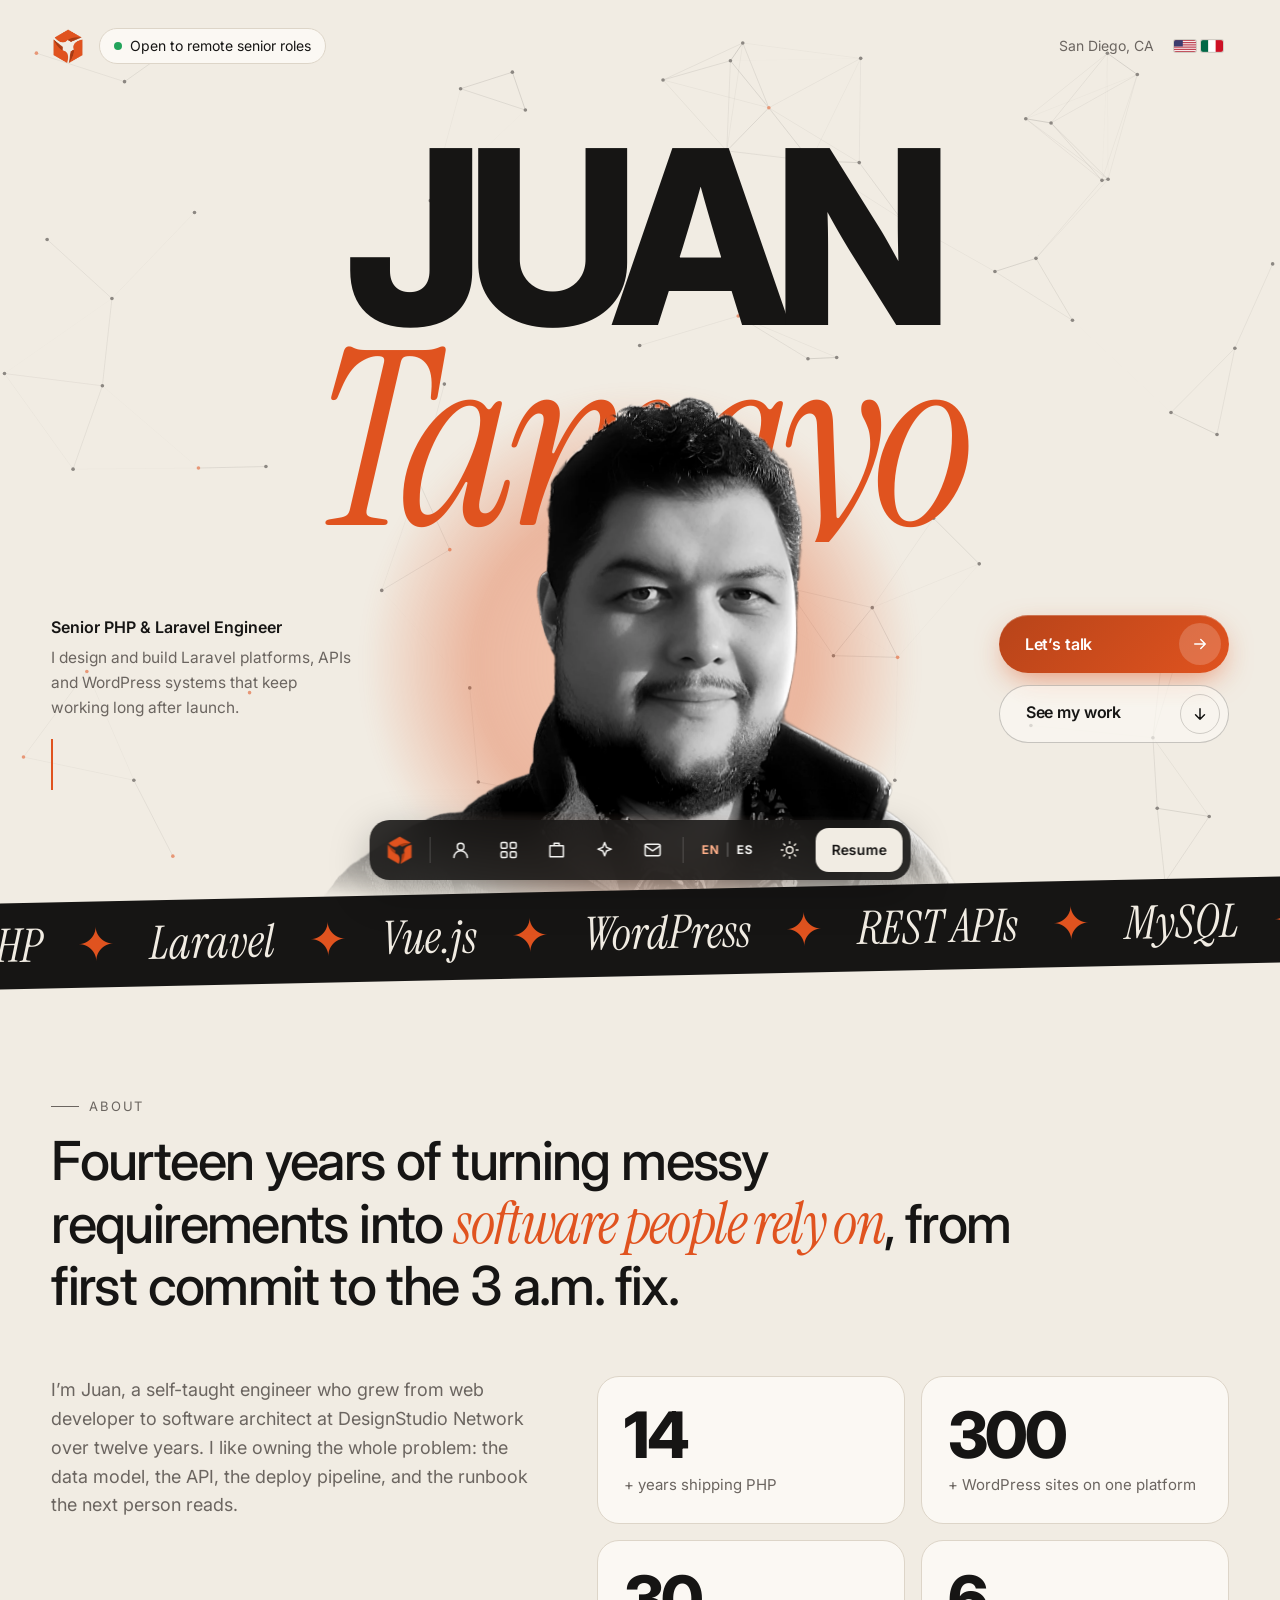
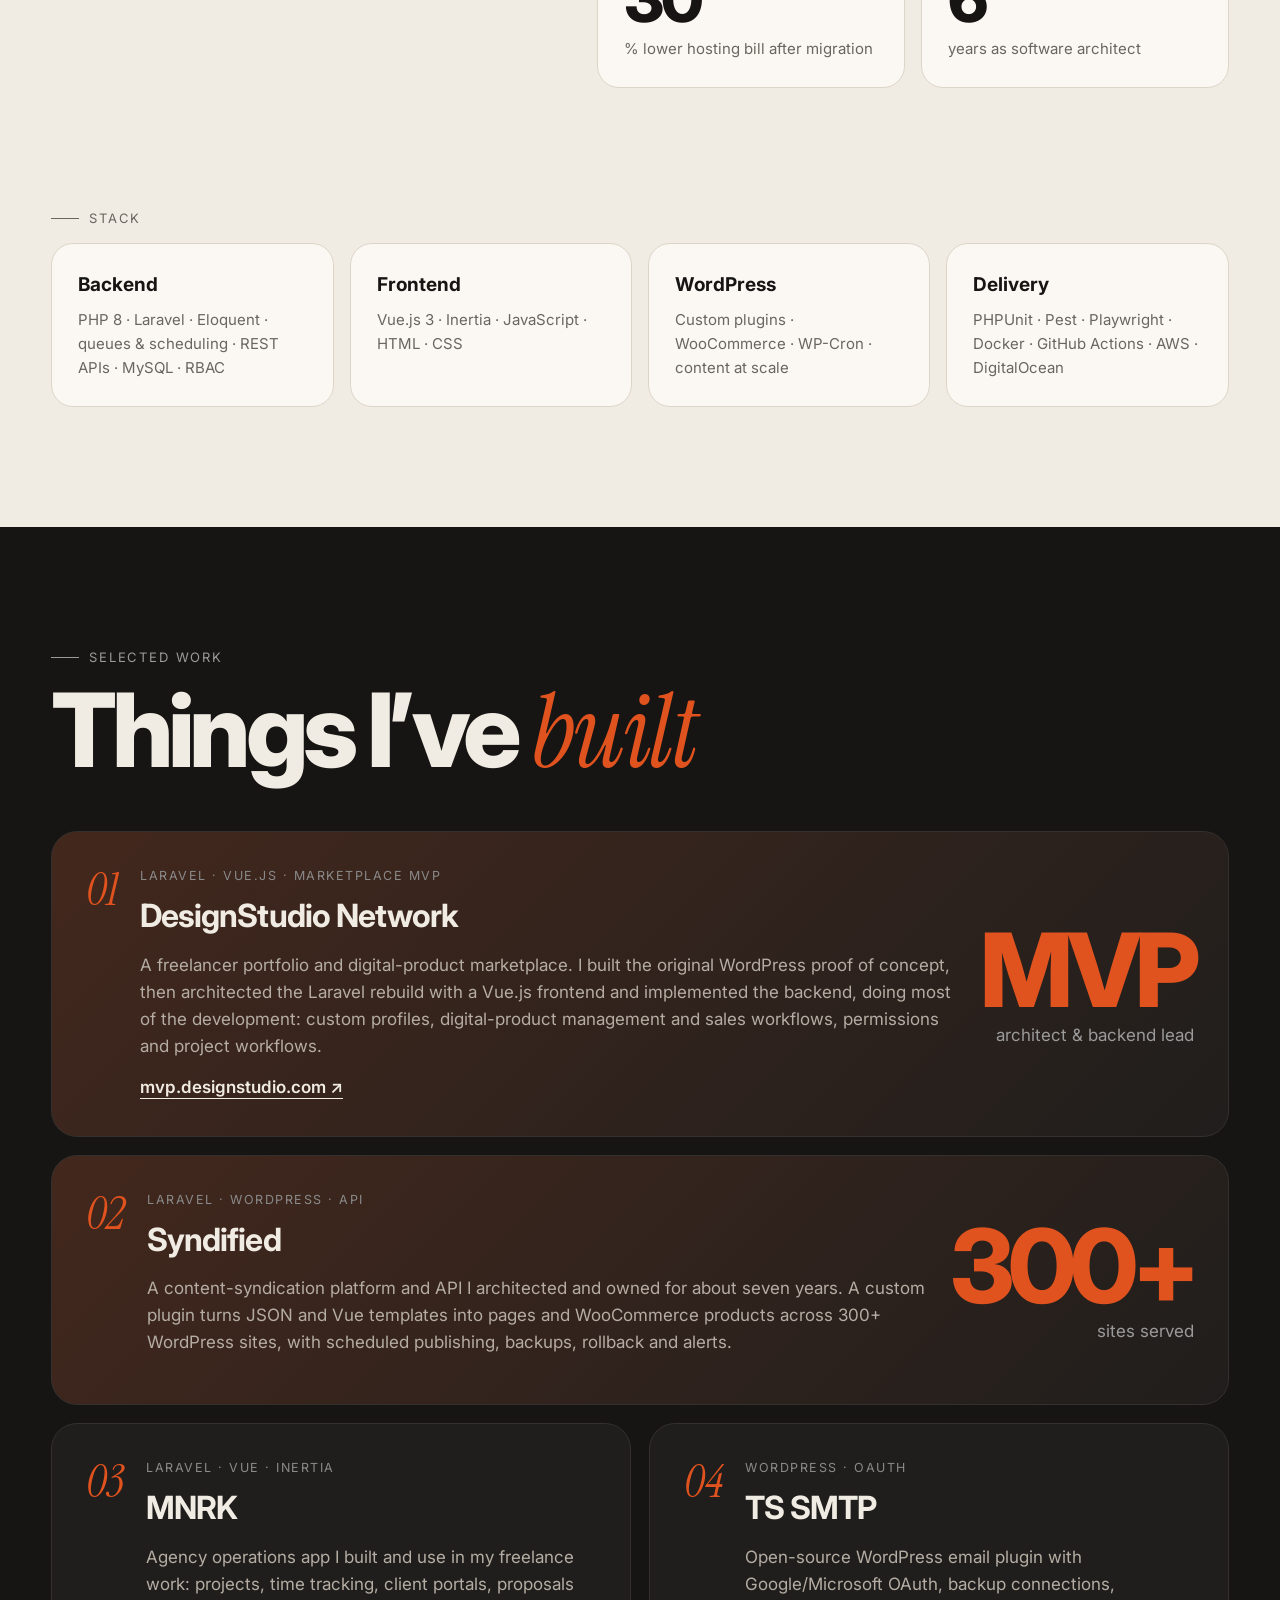
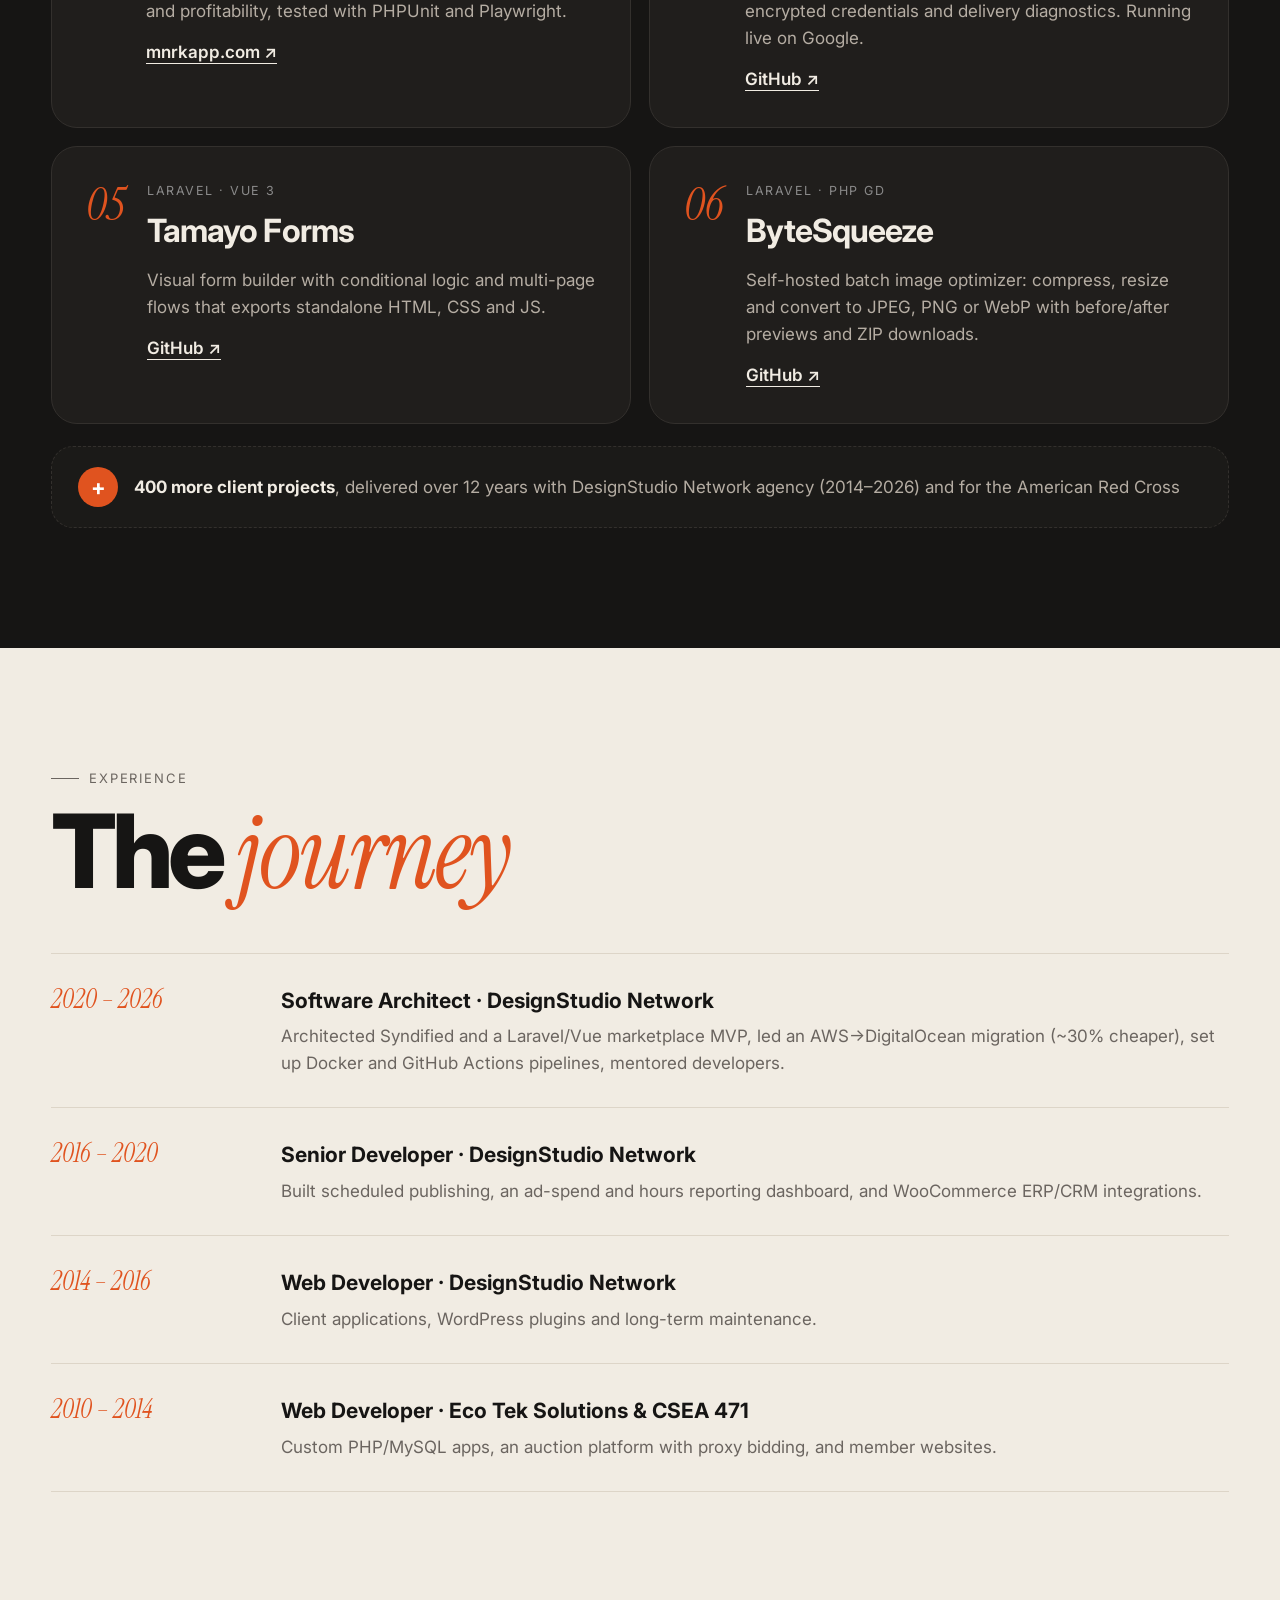
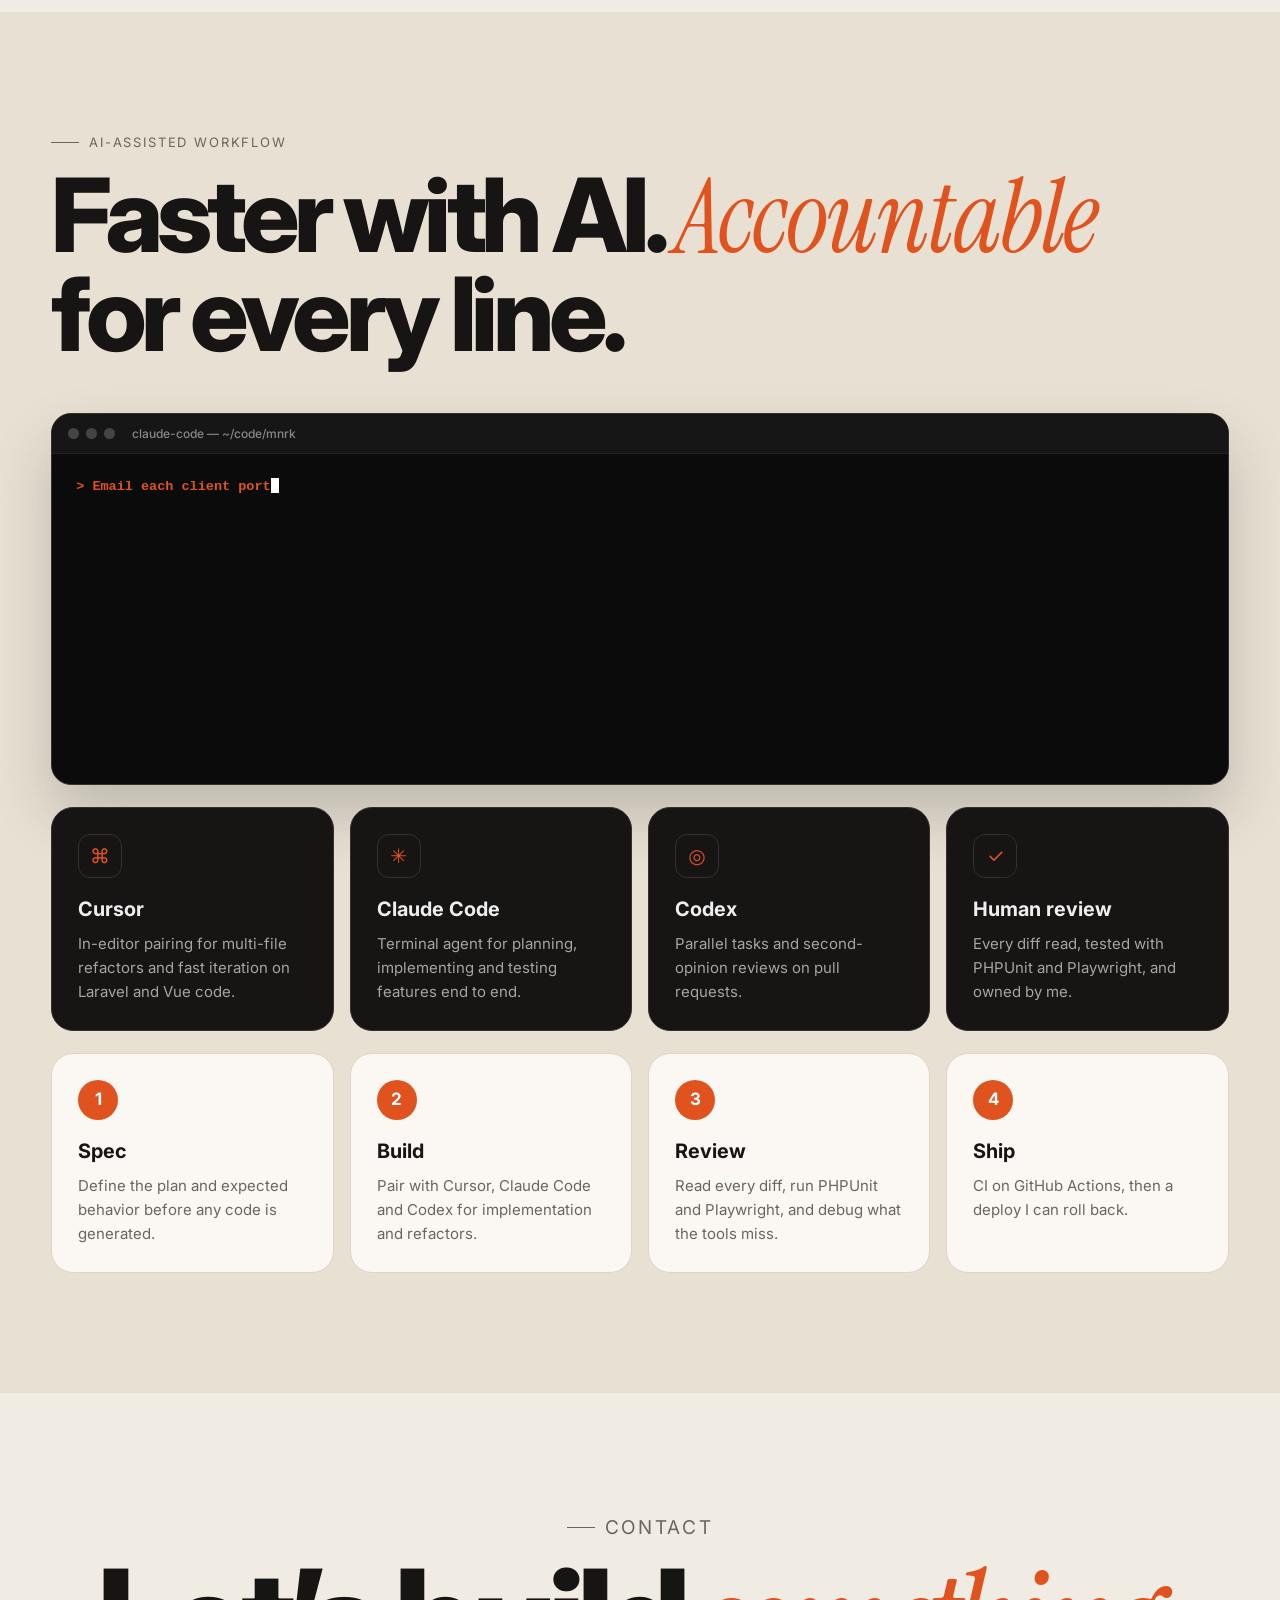
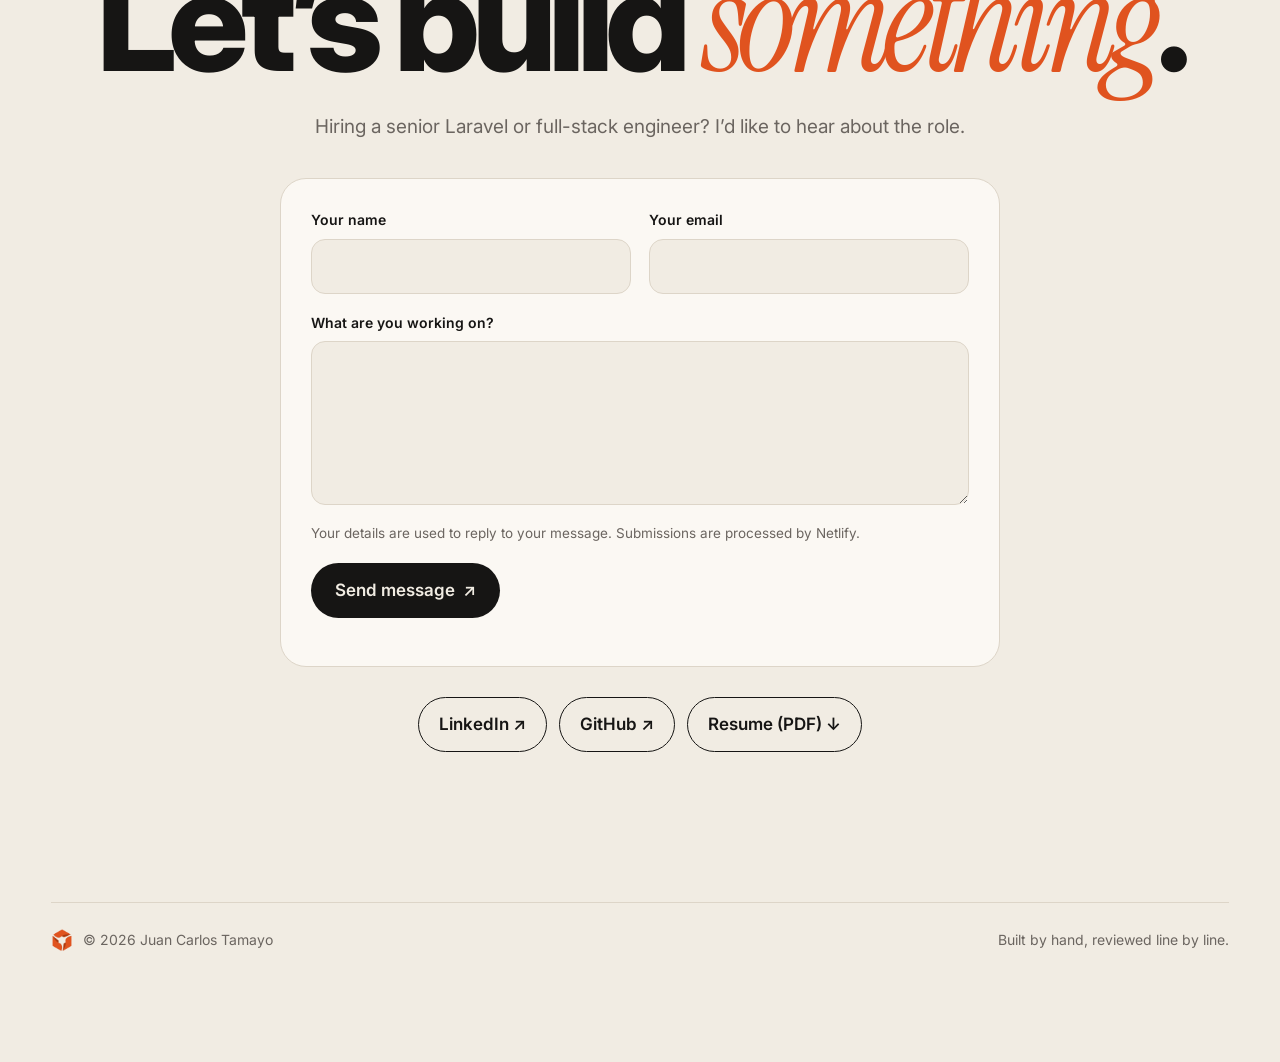
<file: index.html>
<!doctype html>
<html lang="en">
<head>
<meta charset="utf-8">
<meta name="viewport" content="width=device-width, initial-scale=1">
<script>
  try {
    var saved = localStorage.getItem('tamayo-lang');
    var onEs = /^\/es(\/|$)/.test(location.pathname);
    if (!saved && /^es\b/i.test(navigator.language || '')) {
      saved = 'es';
      localStorage.setItem('tamayo-lang', 'es');
    }
    if (location.protocol !== 'file:') {
      if (saved === 'es' && !onEs) location.replace('/es/' + location.search + location.hash);
      else if (saved === 'en' && onEs) location.replace('/' + location.search + location.hash);
    }
  } catch (e) {}
</script>
<title>Juan Tamayo | Senior PHP &amp; Laravel Engineer</title>
<meta name="description" content="Juan Tamayo is a senior PHP and Laravel engineer and software architect with 14+ years of experience. Laravel platforms, APIs, WordPress at scale and AI-assisted development.">
<meta name="theme-color" content="#f1ece3" media="(prefers-color-scheme: light)"><meta name="theme-color" content="#0e0e10" media="(prefers-color-scheme: dark)">
<script>try{var t=localStorage.getItem("theme");if(t)document.documentElement.dataset.theme=t}catch(e){}</script>
<link rel="canonical" href="https://tamayo.co/">
<link rel="alternate" hreflang="en" href="https://tamayo.co/">
<link rel="alternate" hreflang="es" href="https://tamayo.co/es/">
<link rel="alternate" hreflang="x-default" href="https://tamayo.co/">
<meta property="og:locale" content="en_US">
<meta property="og:locale:alternate" content="es_MX">
<meta property="og:type" content="website">
<meta property="og:url" content="https://tamayo.co/">
<meta property="og:site_name" content="Juan Tamayo">
<meta property="og:title" content="Juan Tamayo | Senior PHP & Laravel Engineer">
<meta property="og:description" content="Laravel platforms, APIs and WordPress at scale. 14+ years building software that keeps working.">
<meta property="og:image" content="https://tamayo.co/assets/og.jpg">
<meta property="og:image:width" content="1200"><meta property="og:image:height" content="630">
<meta property="og:image:alt" content="Juan Tamayo, Senior PHP and Laravel Engineer">
<meta name="twitter:card" content="summary_large_image">
<meta name="twitter:image" content="https://tamayo.co/assets/og.jpg">
<link rel="icon" href="assets/favicon.png" type="image/png"><link rel="apple-touch-icon" href="assets/apple-touch-icon.png">
<link rel="preload" as="image" href="assets/juan.webp" imagesrcset="assets/juan-sm.webp 500w, assets/juan.webp 1000w" imagesizes="(max-width: 800px) 90vw, 40vw" fetchpriority="high">
<link rel="preconnect" href="https://fonts.googleapis.com"><link rel="preconnect" href="https://fonts.gstatic.com" crossorigin>
<link href="https://fonts.googleapis.com/css2?family=Instrument+Serif:ital@0;1&family=Inter:wght@400;500;600;800&display=swap" rel="stylesheet">
<link rel="stylesheet" href="assets/style.css">
<script src="assets/main.js" defer></script>
<script type="application/ld+json">{"@context":"https://schema.org","@type":"Person","name":"Juan Carlos Tamayo","url":"https://tamayo.co/","image":"https://tamayo.co/assets/og.jpg","jobTitle":"Senior PHP and Laravel Engineer","homeLocation":{"@type":"Place","name":"San Diego, California"},"knowsAbout":["PHP","Laravel","Vue.js","WordPress","WooCommerce","REST APIs","MySQL","Docker","GitHub Actions","AI-assisted development"],"sameAs":["https://github.com/juan-tamayo","https://www.linkedin.com/in/jctamayo"]}</script>
</head>
<body>
<a class="skip" href="#main">Skip to content</a>

<nav class="dock" aria-label="Main">
  <a href="#top" class="dock-logo" aria-label="Back to top"><img src="assets/logo-128.png" width="28" height="28" alt=""><span>Home</span></a>
  <span class="sep" aria-hidden="true"></span>
  <a href="#about"><svg viewBox="0 0 24 24" aria-hidden="true"><circle cx="12" cy="8" r="4"/><path d="M4 21a8 8 0 0 1 16 0"/></svg><span>About</span></a>
  <a href="#work"><svg viewBox="0 0 24 24" aria-hidden="true"><rect x="3" y="3" width="7" height="7" rx="1.5"/><rect x="14" y="3" width="7" height="7" rx="1.5"/><rect x="3" y="14" width="7" height="7" rx="1.5"/><rect x="14" y="14" width="7" height="7" rx="1.5"/></svg><span>Work</span></a>
  <a href="#experience"><svg viewBox="0 0 24 24" aria-hidden="true"><path d="M4 7h16v13H4zM9 7V4h6v3"/></svg><span>Experience</span></a>
  <a href="#ai"><svg viewBox="0 0 24 24" aria-hidden="true"><path d="M12 3l2.2 5.8L20 11l-5.8 2.2L12 19l-2.2-5.8L4 11l5.8-2.2z"/></svg><span>AI workflow</span></a>
  <a href="#contact"><svg viewBox="0 0 24 24" aria-hidden="true"><rect x="3" y="5" width="18" height="14" rx="2"/><path d="m3 7 9 6 9-6"/></svg><span>Contact</span></a>
  <span class="sep" aria-hidden="true"></span>
  <span class="dock-lang" role="group" aria-label="Language">
    <span aria-current="true" lang="en">EN</span>
    <span class="dock-lang-sep" aria-hidden="true">|</span>
    <a href="/es/" hreflang="es" lang="es" data-lang="es" title="Español">ES</a>
  </span>
  <button id="theme" type="button" aria-label="Switch to dark mode"><svg class="sun" viewBox="0 0 24 24" aria-hidden="true"><circle cx="12" cy="12" r="4"/><path d="M12 2v2M12 20v2M4.9 4.9l1.4 1.4M17.7 17.7l1.4 1.4M2 12h2M20 12h2M4.9 19.1l1.4-1.4M17.7 6.3l1.4-1.4"/></svg><svg class="moon" viewBox="0 0 24 24" aria-hidden="true"><path d="M21 12.8A9 9 0 1 1 11.2 3a7 7 0 0 0 9.8 9.8z"/></svg><span class="tip" aria-hidden="true">Theme</span></button>
  <a href="assets/Juan-Tamayo-Resume.pdf" class="dock-cta" download>Resume<span class="tip" aria-hidden="true">Download PDF</span></a>
</nav>

<main id="main">
<header class="hero" id="top">
  <canvas id="net" aria-hidden="true"></canvas>
  <div class="hero-top">
    <a href="#top" class="brand in" aria-label="Juan Tamayo home"><img src="assets/logo-128.png" width="34" height="34" alt=""></a>
    <p class="badge in"><span class="dot"></span> Open to remote senior roles</p>
    <p class="loc in">San Diego, CA</p>
    <button type="button" class="origins in" aria-expanded="false" aria-label="American &amp; Mexican" title="American &amp; Mexican">
      <span class="origins-flags" aria-hidden="true">
        <svg class="flag" viewBox="0 0 60 32" width="22" height="12" focusable="false"><rect width="60" height="32" rx="2" fill="#b22234"/><rect y="2.46" width="60" height="2.46" fill="#fff"/><rect y="7.38" width="60" height="2.46" fill="#fff"/><rect y="12.31" width="60" height="2.46" fill="#fff"/><rect y="17.23" width="60" height="2.46" fill="#fff"/><rect y="22.15" width="60" height="2.46" fill="#fff"/><rect y="27.08" width="60" height="2.46" fill="#fff"/><rect width="24" height="17.23" fill="#3c3b6e"/></svg>
        <svg class="flag" viewBox="0 0 60 32" width="22" height="12" focusable="false"><rect width="20" height="32" fill="#006847"/><rect x="20" width="20" height="32" fill="#fff"/><rect x="40" width="20" height="32" fill="#ce1126"/><rect width="60" height="32" rx="2" fill="none" stroke="rgba(0,0,0,.12)"/></svg>
        <span class="flag-emoji">🇺🇸🇲🇽</span>
      </span>
      <span class="origins-tip" role="tooltip">American &amp; Mexican</span>
    </button>
  </div>
  <h1 class="hero-title" aria-label="Juan Tamayo">
    <span class="line"><span>Juan</span></span>
    <span class="line"><span>Tamayo</span></span>
  </h1>
  <figure class="hero-photo">
    <span class="sweep" aria-hidden="true"></span><img id="portrait-img" src="assets/juan.webp" srcset="assets/juan-sm.webp 500w, assets/juan.webp 1000w" sizes="(max-width: 800px) 90vw, 45vw" width="1100" height="875" alt="Black and white portrait of Juan Tamayo smiling, in a fleece jacket">
  </figure>
  <div class="hero-side left in">
    <p class="kicker">Senior PHP &amp; Laravel Engineer</p>
    <p>I design and build Laravel platforms, APIs and WordPress systems that keep working long after launch.</p>
    <blockquote class="hero-quote"><p>“I was burning while you came blaming me for the smell of ashes.”</p></blockquote>
  </div>
  <div class="hero-side right in">
    <div class="cta-group">
      <a class="cta cta-primary magnetic" href="#contact"><span class="cta-label">Let’s talk</span><span class="cta-icon" aria-hidden="true"><svg viewBox="0 0 24 24"><path d="M5 12h14M13 6l6 6-6 6"/></svg></span></a>
      <a class="cta cta-ghost magnetic" href="#work"><span class="cta-label">See my work</span><span class="cta-icon" aria-hidden="true"><svg viewBox="0 0 24 24"><path d="M12 5v14M6 13l6 6 6-6"/></svg></span></a>
    </div>
  </div>
</header>

<div class="marquee" aria-hidden="true">
  <div class="track">
    <span>PHP</span><i>✦</i><span>Laravel</span><i>✦</i><span>Vue.js</span><i>✦</i><span>WordPress</span><i>✦</i><span>REST APIs</span><i>✦</i><span>MySQL</span><i>✦</i><span>Docker</span><i>✦</i><span>AI-assisted</span><i>✦</i><span>Cursor</span><i>✦</i><span>Claude Code</span><i>✦</i><span>Codex</span><i>✦</i>
    <span>PHP</span><i>✦</i><span>Laravel</span><i>✦</i><span>Vue.js</span><i>✦</i><span>WordPress</span><i>✦</i><span>REST APIs</span><i>✦</i><span>MySQL</span><i>✦</i><span>Docker</span><i>✦</i><span>AI-assisted</span><i>✦</i><span>Cursor</span><i>✦</i><span>Claude Code</span><i>✦</i><span>Codex</span><i>✦</i>
  </div>
</div>

<section class="about wrap" id="about">
  <p class="eyebrow reveal">About</p>
  <h2 class="statement reveal">Fourteen years of turning messy requirements into <em>software people rely on</em>, from first commit to the 3 a.m. fix.</h2>
  <div class="about-grid">
    <p class="reveal">I’m Juan, a self-taught engineer who grew from web developer to software architect at DesignStudio Network over twelve years. I like owning the whole problem: the data model, the API, the deploy pipeline, and the runbook the next person reads.</p>
    <ul class="stats">
      <li class="reveal"><strong data-count="14">14</strong><span>+ years shipping PHP</span></li>
      <li class="reveal"><strong data-count="300">300</strong><span>+ WordPress sites on one platform</span></li>
      <li class="reveal"><strong data-count="30">30</strong><span>% lower hosting bill after migration</span></li>
      <li class="reveal"><strong data-count="6">6</strong><span>years as software architect</span></li>
    </ul>
  </div>
</section>

<section class="skills wrap" aria-labelledby="skills-h">
  <p class="eyebrow reveal" id="skills-h">Stack</p>
  <div class="skill-grid">
    <div class="card reveal"><h3>Backend</h3><p>PHP 8 · Laravel · Eloquent · queues &amp; scheduling · REST APIs · MySQL · RBAC</p></div>
    <div class="card reveal"><h3>Frontend</h3><p>Vue.js 3 · Inertia · JavaScript · HTML · CSS</p></div>
    <div class="card reveal"><h3>WordPress</h3><p>Custom plugins · WooCommerce · WP-Cron · content at scale</p></div>
    <div class="card reveal"><h3>Delivery</h3><p>PHPUnit · Pest · Playwright · Docker · GitHub Actions · AWS · DigitalOcean</p></div>
  </div>
</section>

<section class="work" id="work" aria-labelledby="work-h">
  <div class="wrap">
    <p class="eyebrow reveal">Selected work</p>
    <h2 class="big reveal scramble" id="work-h">Things I’ve <em>built</em></h2>
  </div>
  <div class="projects wrap">
    <article class="project feature reveal">
      <div class="p-num">01</div>
      <div><p class="tag">Laravel · Vue.js · Marketplace MVP</p><h3>DesignStudio Network</h3>
      <p>A freelancer portfolio and digital-product marketplace. I built the original WordPress proof of concept, then architected the Laravel rebuild with a Vue.js frontend and implemented the backend, doing most of the development: custom profiles, digital-product management and sales workflows, permissions and project workflows.</p>
      <a class="link" href="https://mvp.designstudio.com" rel="noopener">mvp.designstudio.com ↗</a></div>
      <div class="p-metric"><strong>MVP</strong><span>architect &amp; backend lead</span></div>
    </article>
    <article class="project feature reveal">
      <div class="p-num">02</div>
      <div><p class="tag">Laravel · WordPress · API</p><h3>Syndified</h3>
      <p>A content-syndication platform and API I architected and owned for about seven years. A custom plugin turns JSON and Vue templates into pages and WooCommerce products across 300+ WordPress sites, with scheduled publishing, backups, rollback and alerts.</p></div>
      <div class="p-metric"><strong>300+</strong><span>sites served</span></div>
    </article>
    <article class="project reveal">
      <div class="p-num">03</div>
      <div><p class="tag">Laravel · Vue · Inertia</p><h3>MNRK</h3>
      <p>Agency operations app I built and use in my freelance work: projects, time tracking, client portals, proposals and profitability, tested with PHPUnit and Playwright.</p>
      <a class="link" href="https://mnrkapp.com" rel="noopener">mnrkapp.com ↗</a></div>
    </article>
    <article class="project reveal">
      <div class="p-num">04</div>
      <div><p class="tag">WordPress · OAuth</p><h3>TS SMTP</h3>
      <p>Open-source WordPress email plugin with Google/Microsoft OAuth, backup connections, encrypted credentials and delivery diagnostics. Running live on Google.</p>
      <a class="link" href="https://github.com/juan-tamayo/ts-smtp" rel="noopener">GitHub ↗</a></div>
    </article>
    <article class="project reveal">
      <div class="p-num">05</div>
      <div><p class="tag">Laravel · Vue 3</p><h3>Tamayo Forms</h3>
      <p>Visual form builder with conditional logic and multi-page flows that exports standalone HTML, CSS and JS.</p>
      <a class="link" href="https://github.com/juan-tamayo/tamayo-forms" rel="noopener">GitHub ↗</a></div>
    </article>
    <article class="project reveal">
      <div class="p-num">06</div>
      <div><p class="tag">Laravel · PHP GD</p><h3>ByteSqueeze</h3>
      <p>Self-hosted batch image optimizer: compress, resize and convert to JPEG, PNG or WebP with before/after previews and ZIP downloads.</p>
      <a class="link" href="https://github.com/juan-tamayo/bytesqueeze" rel="noopener">GitHub ↗</a></div>
    </article>
  </div>
  <div class="wrap">
    <p class="more-work reveal"><span class="more-plus" aria-hidden="true">+</span><span><strong>400 more client projects</strong>, delivered over 12 years with DesignStudio Network agency (2014–2026) and for the American Red Cross</span></p>
  </div>
</section>

<section class="experience wrap" id="experience" aria-labelledby="exp-h">
  <p class="eyebrow reveal">Experience</p>
  <h2 class="big reveal scramble" id="exp-h">The <em>journey</em></h2>
  <ol class="timeline">
    <li class="reveal"><time>2020 – 2026</time><div><h3>Software Architect · DesignStudio Network</h3><p>Architected Syndified and a Laravel/Vue marketplace MVP, led an AWS→DigitalOcean migration (~30% cheaper), set up Docker and GitHub Actions pipelines, mentored developers.</p></div></li>
    <li class="reveal"><time>2016 – 2020</time><div><h3>Senior Developer · DesignStudio Network</h3><p>Built scheduled publishing, an ad-spend and hours reporting dashboard, and WooCommerce ERP/CRM integrations.</p></div></li>
    <li class="reveal"><time>2014 – 2016</time><div><h3>Web Developer · DesignStudio Network</h3><p>Client applications, WordPress plugins and long-term maintenance.</p></div></li>
    <li class="reveal"><time>2010 – 2014</time><div><h3>Web Developer · Eco Tek Solutions &amp; CSEA 471</h3><p>Custom PHP/MySQL apps, an auction platform with proxy bidding, and member websites.</p></div></li>
  </ol>
</section>

<section class="ai" id="ai" aria-labelledby="ai-h">
  <div class="wrap">
    <p class="eyebrow reveal">AI-assisted workflow</p>
    <h2 class="big reveal scramble" id="ai-h">Faster with AI. <em>Accountable</em> for every line.</h2>

    <div class="term reveal" role="img" aria-label="Example AI pair-programming session in MNRK: a prompt asks for a queued job that emails clients their weekly time report, the AI proposes a diff, and tests pass after review.">
      <div class="term-bar"><span></span><span></span><span></span><b>claude-code — ~/code/mnrk</b></div>
      <pre id="term-out" aria-hidden="true"></pre>
    </div>
    <div class="toolkit">
      <article class="tool reveal"><div class="tool-ic" aria-hidden="true">⌘</div><h3>Cursor</h3><p>In-editor pairing for multi-file refactors and fast iteration on Laravel and Vue code.</p></article>
      <article class="tool reveal"><div class="tool-ic" aria-hidden="true">✳</div><h3>Claude Code</h3><p>Terminal agent for planning, implementing and testing features end to end.</p></article>
      <article class="tool reveal"><div class="tool-ic" aria-hidden="true">◎</div><h3>Codex</h3><p>Parallel tasks and second-opinion reviews on pull requests.</p></article>
      <article class="tool reveal"><div class="tool-ic" aria-hidden="true">✓</div><h3>Human review</h3><p>Every diff read, tested with PHPUnit and Playwright, and owned by me.</p></article>
    </div>
    <div class="steps">
      <div class="step reveal"><span>1</span><h3>Spec</h3><p>Define the plan and expected behavior before any code is generated.</p></div>
      <div class="step reveal"><span>2</span><h3>Build</h3><p>Pair with Cursor, Claude Code and Codex for implementation and refactors.</p></div>
      <div class="step reveal"><span>3</span><h3>Review</h3><p>Read every diff, run PHPUnit and Playwright, and debug what the tools miss.</p></div>
      <div class="step reveal"><span>4</span><h3>Ship</h3><p>CI on GitHub Actions, then a deploy I can roll back.</p></div>
    </div>
  </div>
</section>

<section class="contact wrap" id="contact" aria-labelledby="contact-h">
  <p class="eyebrow reveal">Contact</p>
  <h2 class="huge reveal" id="contact-h">Let’s build <em>something</em>.</h2>
  <p class="reveal">Hiring a senior Laravel or full-stack engineer? I’d like to hear about the role.</p>
  <form action="/thanks" class="contact-form reveal" method="POST" name="contact" data-netlify="true" netlify-honeypot="bot-field">
    <input type="hidden" name="form-name" value="contact">
    <p class="form-trap" hidden><label>Leave this field empty <input name="bot-field" autocomplete="off" tabindex="-1"></label></p>
    <div class="form-row">
      <div class="form-field"><label for="contact-name">Your name</label><input id="contact-name" name="name" autocomplete="name" required maxlength="120"></div>
      <div class="form-field"><label for="contact-email">Your email</label><input id="contact-email" name="email" type="email" autocomplete="email" required maxlength="254"></div>
    </div>
    <div class="form-field"><label for="contact-message">What are you working on?</label><textarea id="contact-message" name="message" rows="5" required minlength="10" maxlength="5000" aria-describedby="contact-privacy"></textarea></div>
    <p class="form-note" id="contact-privacy">Your details are used to reply to your message. Submissions are processed by Netlify.</p>
    <button class="btn" type="submit">Send message <span aria-hidden="true">↗</span></button>
    <p id="contact-status" class="form-note" role="status"></p>
  </form>
  <div class="contact-links reveal">
    <a class="pill" href="https://www.linkedin.com/in/jctamayo" rel="noopener">LinkedIn ↗</a>
    <a class="pill" href="https://github.com/juan-tamayo" rel="noopener">GitHub ↗</a>
    <a class="pill" href="assets/Juan-Tamayo-Resume.pdf" download>Resume (PDF) ↓</a>
  </div>
</section>
</main>
<footer class="wrap foot"><span class="foot-brand"><img src="assets/logo-128.png" width="22" height="22" alt="">© 2026 Juan Carlos Tamayo</span><span>Built by hand, reviewed line by line.</span></footer>
</body>
</html>
</file>
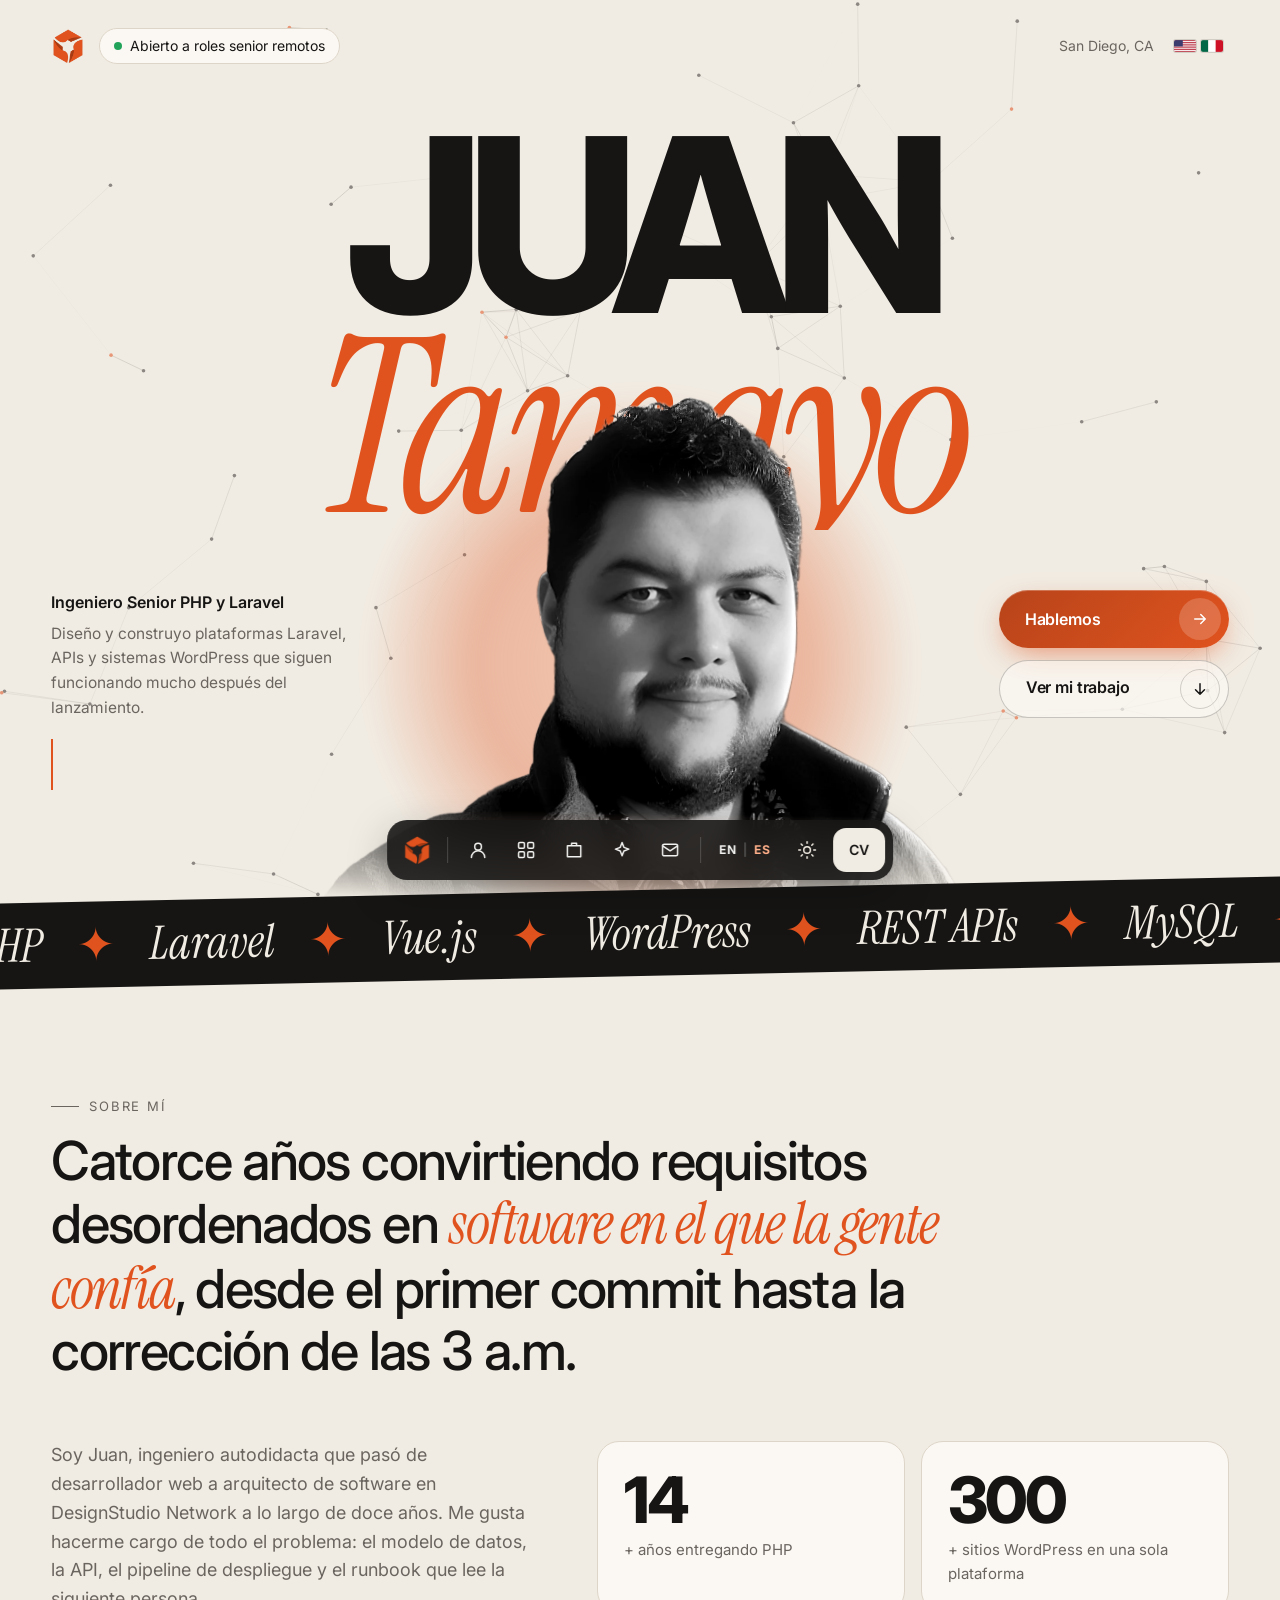
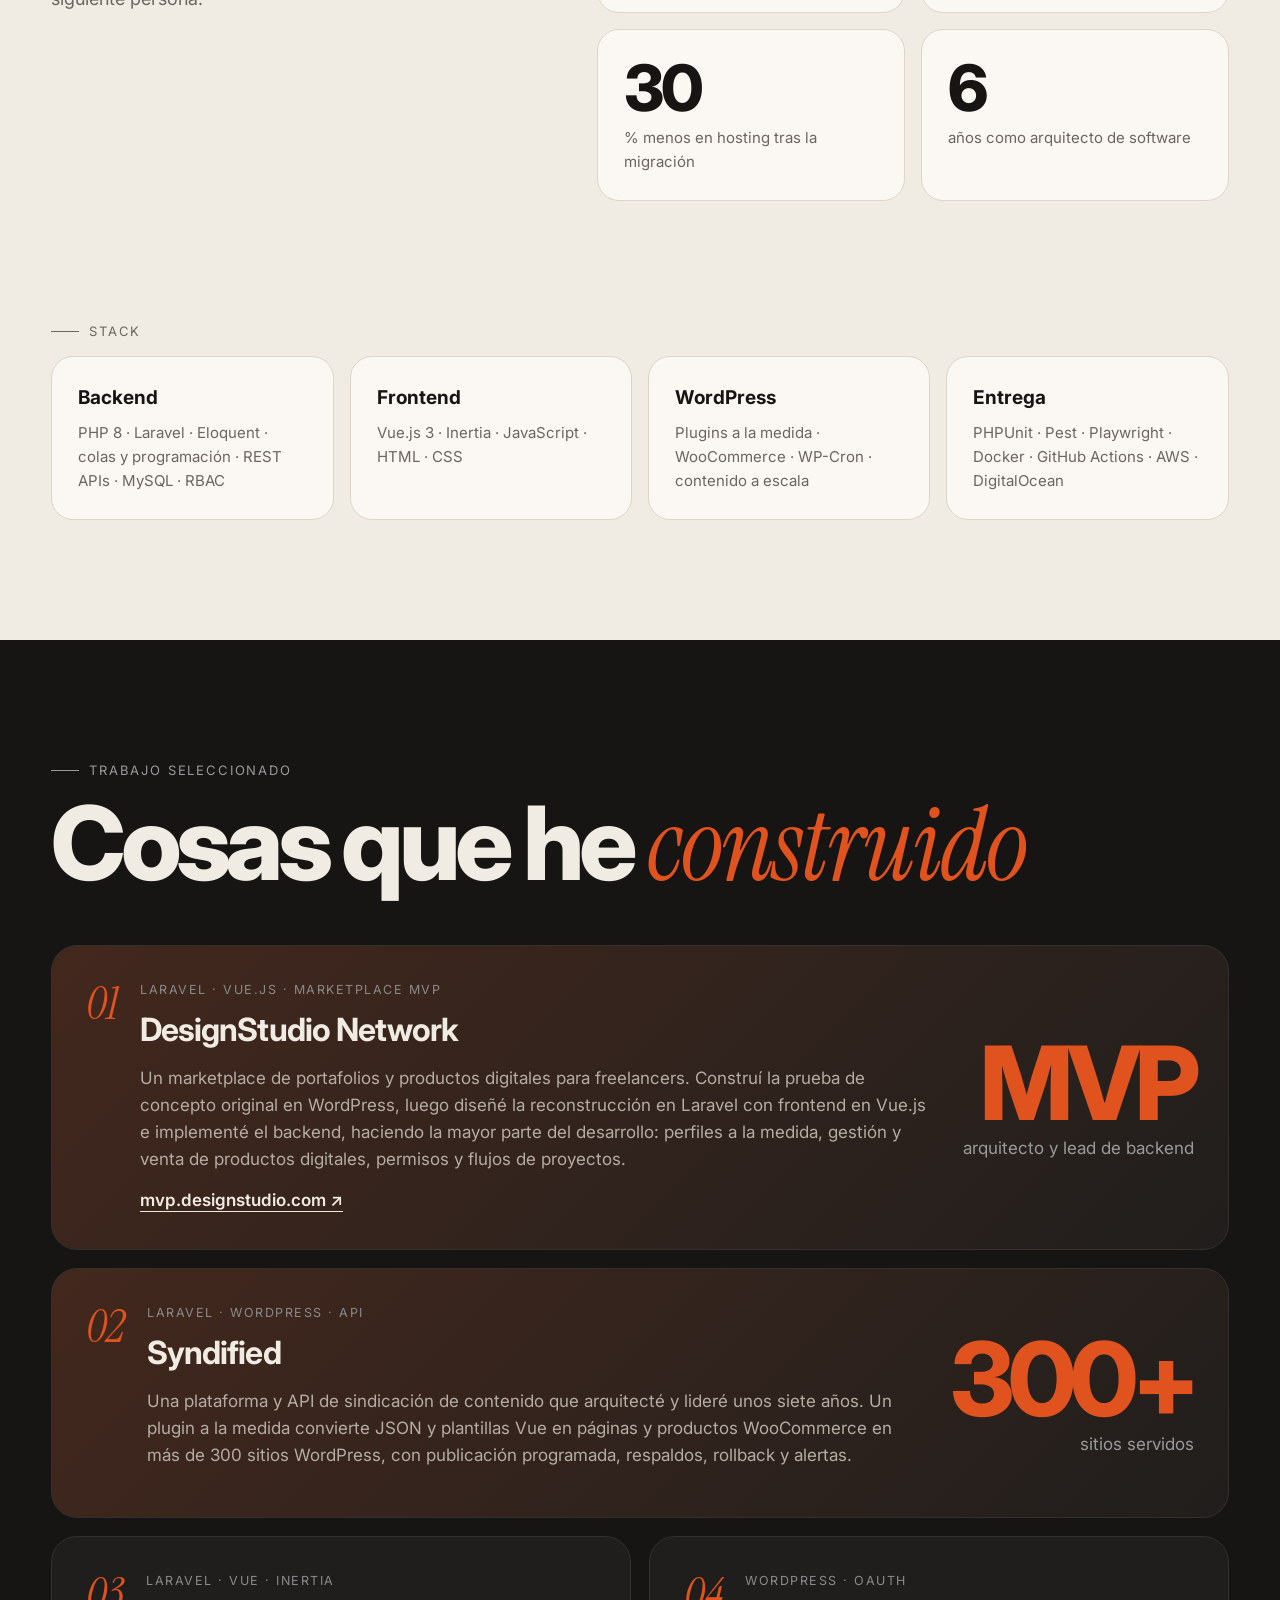
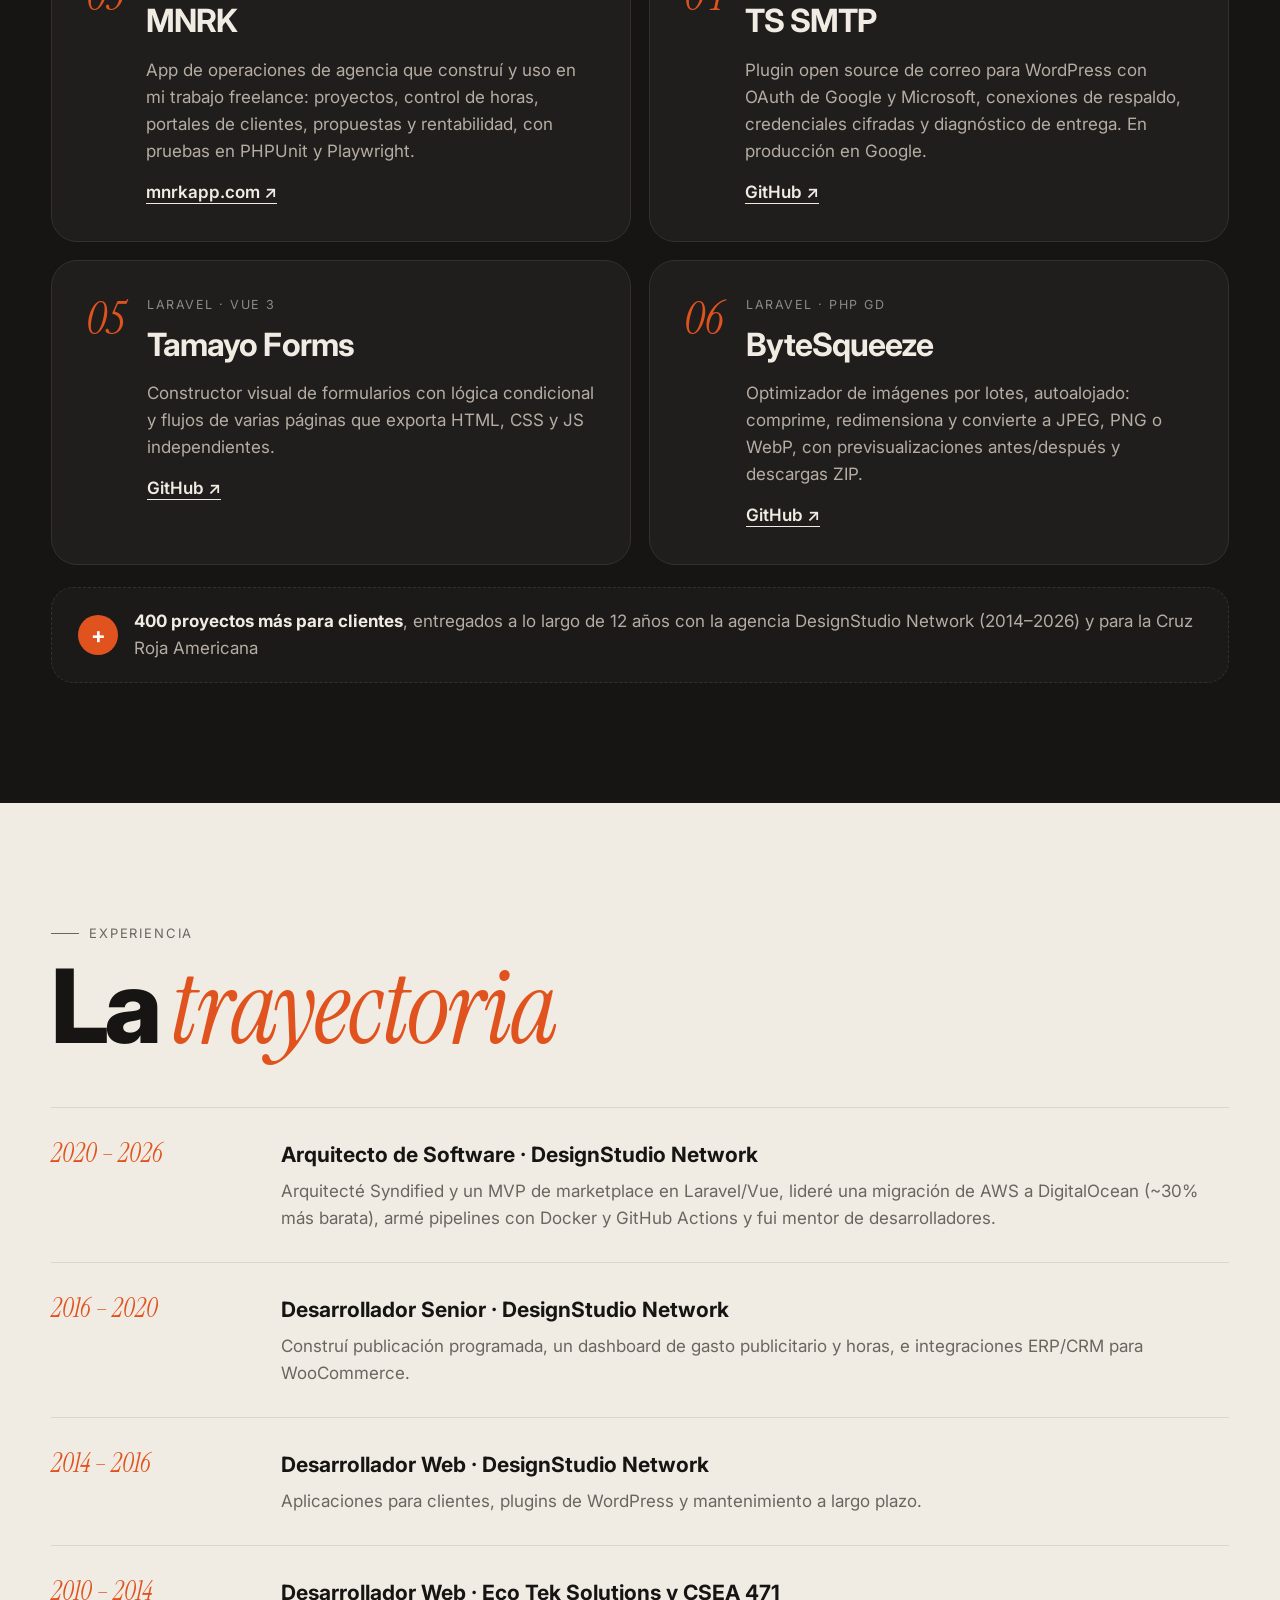
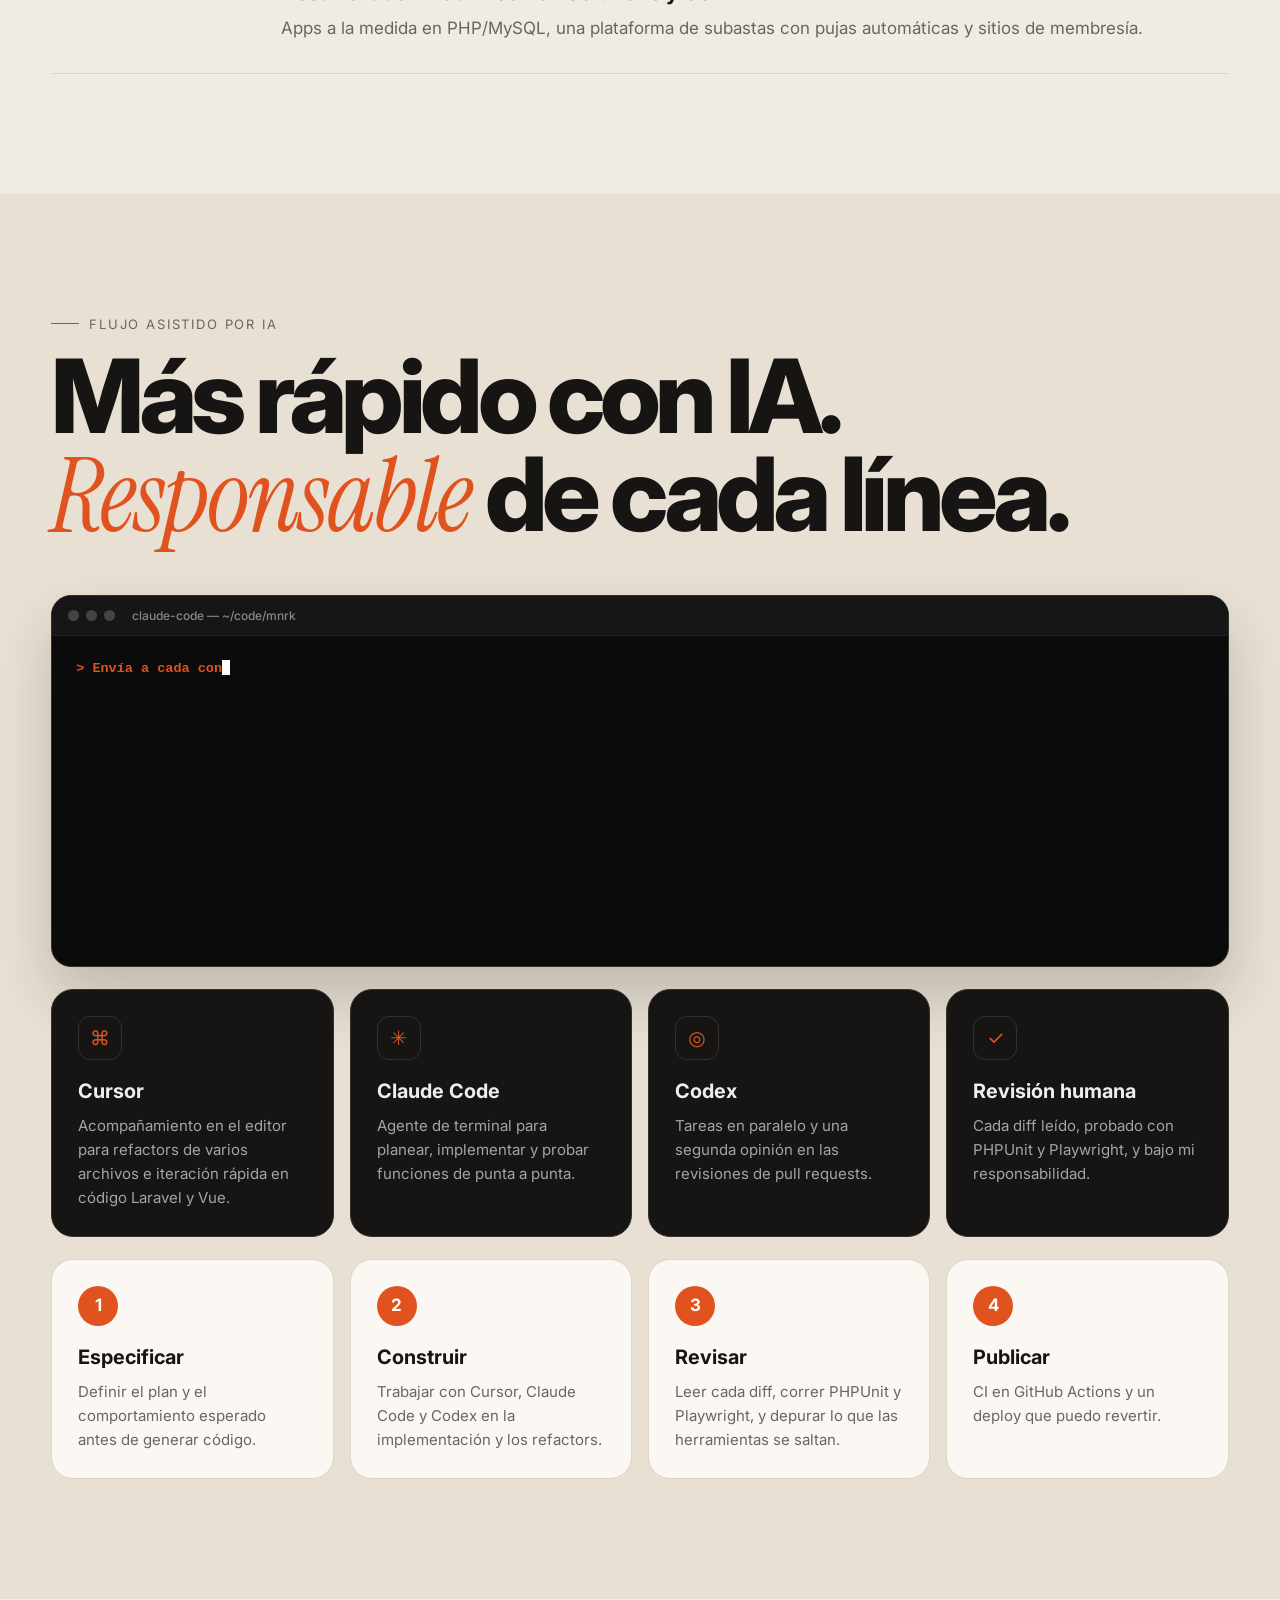
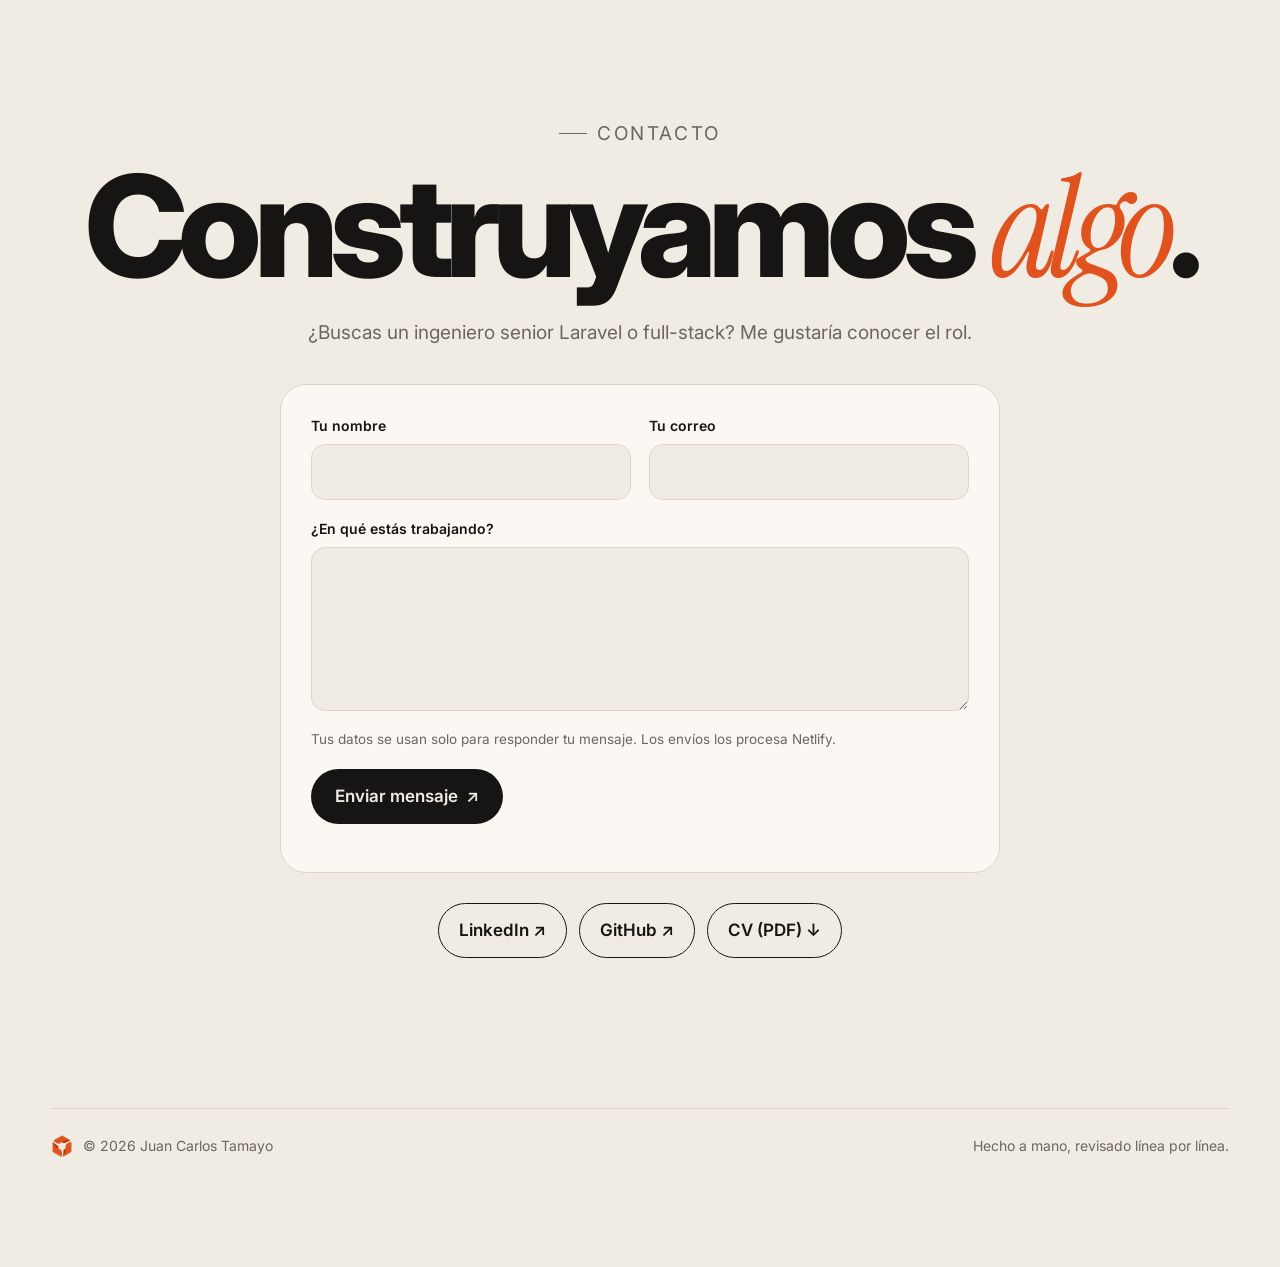
<file: es/index.html>
<!doctype html>
<html lang="es">
<head>
<meta charset="utf-8">
<meta name="viewport" content="width=device-width, initial-scale=1">
<script>
  try {
    var saved = localStorage.getItem('tamayo-lang');
    var onEs = /^\/es(\/|$)/.test(location.pathname);
    if (!saved && /^es\b/i.test(navigator.language || '')) {
      saved = 'es';
      localStorage.setItem('tamayo-lang', 'es');
    }
    if (location.protocol !== 'file:') {
      if (saved === 'es' && !onEs) location.replace('/es/' + location.search + location.hash);
      else if (saved === 'en' && onEs) location.replace('/' + location.search + location.hash);
    }
  } catch (e) {}
</script>
<title>Juan Tamayo | Ingeniero Senior PHP y Laravel</title>
<meta name="description" content="Juan Tamayo es ingeniero senior PHP y Laravel y arquitecto de software con más de 14 años de experiencia. Plataformas Laravel, APIs, WordPress a escala y desarrollo asistido por IA.">
<meta name="theme-color" content="#f1ece3" media="(prefers-color-scheme: light)"><meta name="theme-color" content="#0e0e10" media="(prefers-color-scheme: dark)">
<script>try{var t=localStorage.getItem("theme");if(t)document.documentElement.dataset.theme=t}catch(e){}</script>
<link rel="canonical" href="https://tamayo.co/es/">
<link rel="alternate" hreflang="en" href="https://tamayo.co/">
<link rel="alternate" hreflang="es" href="https://tamayo.co/es/">
<link rel="alternate" hreflang="x-default" href="https://tamayo.co/">
<meta property="og:locale" content="es_MX">
<meta property="og:locale:alternate" content="en_US">
<meta property="og:type" content="website">
<meta property="og:url" content="https://tamayo.co/es/">
<meta property="og:site_name" content="Juan Tamayo">
<meta property="og:title" content="Juan Tamayo | Ingeniero Senior PHP y Laravel">
<meta property="og:description" content="Plataformas Laravel, APIs y WordPress a escala. Más de 14 años construyendo software que sigue funcionando.">
<meta property="og:image" content="https://tamayo.co/assets/og.jpg">
<meta property="og:image:width" content="1200"><meta property="og:image:height" content="630">
<meta property="og:image:alt" content="Juan Tamayo, ingeniero senior PHP y Laravel">
<meta name="twitter:card" content="summary_large_image">
<meta name="twitter:image" content="https://tamayo.co/assets/og.jpg">
<link rel="icon" href="../assets/favicon.png" type="image/png"><link rel="apple-touch-icon" href="../assets/apple-touch-icon.png">
<link rel="preload" as="image" href="../assets/juan.webp" imagesrcset="../assets/juan-sm.webp 500w, ../assets/juan.webp 1000w" imagesizes="(max-width: 800px) 90vw, 40vw" fetchpriority="high">
<link rel="preconnect" href="https://fonts.googleapis.com"><link rel="preconnect" href="https://fonts.gstatic.com" crossorigin>
<link href="https://fonts.googleapis.com/css2?family=Instrument+Serif:ital@0;1&family=Inter:wght@400;500;600;800&display=swap" rel="stylesheet">
<link rel="stylesheet" href="../assets/style.css">
<script src="../assets/main.js" defer></script>
<script type="application/ld+json">{"@context":"https://schema.org","@type":"Person","name":"Juan Carlos Tamayo","url":"https://tamayo.co/","image":"https://tamayo.co/assets/og.jpg","jobTitle":"Ingeniero Senior PHP y Laravel","homeLocation":{"@type":"Place","name":"San Diego, California"},"knowsAbout":["PHP","Laravel","Vue.js","WordPress","WooCommerce","REST APIs","MySQL","Docker","GitHub Actions","desarrollo asistido por IA"],"sameAs":["https://github.com/juan-tamayo","https://www.linkedin.com/in/jctamayo"],"inLanguage":"es-MX"}</script>
</head>
<body>
<a class="skip" href="#main">Saltar al contenido</a>

<nav class="dock" aria-label="Principal">
  <a href="#top" class="dock-logo" aria-label="Volver arriba"><img src="../assets/logo-128.png" width="28" height="28" alt=""><span>Inicio</span></a>
  <span class="sep" aria-hidden="true"></span>
  <a href="#about"><svg viewBox="0 0 24 24" aria-hidden="true"><circle cx="12" cy="8" r="4"/><path d="M4 21a8 8 0 0 1 16 0"/></svg><span>Sobre mí</span></a>
  <a href="#work"><svg viewBox="0 0 24 24" aria-hidden="true"><rect x="3" y="3" width="7" height="7" rx="1.5"/><rect x="14" y="3" width="7" height="7" rx="1.5"/><rect x="3" y="14" width="7" height="7" rx="1.5"/><rect x="14" y="14" width="7" height="7" rx="1.5"/></svg><span>Proyectos</span></a>
  <a href="#experience"><svg viewBox="0 0 24 24" aria-hidden="true"><path d="M4 7h16v13H4zM9 7V4h6v3"/></svg><span>Experiencia</span></a>
  <a href="#ai"><svg viewBox="0 0 24 24" aria-hidden="true"><path d="M12 3l2.2 5.8L20 11l-5.8 2.2L12 19l-2.2-5.8L4 11l5.8-2.2z"/></svg><span>Flujo con IA</span></a>
  <a href="#contact"><svg viewBox="0 0 24 24" aria-hidden="true"><rect x="3" y="5" width="18" height="14" rx="2"/><path d="m3 7 9 6 9-6"/></svg><span>Contacto</span></a>
  <span class="sep" aria-hidden="true"></span>
  <span class="dock-lang" role="group" aria-label="Idioma">
    <a href="/" hreflang="en" lang="en" data-lang="en" title="English">EN</a>
    <span class="dock-lang-sep" aria-hidden="true">|</span>
    <span aria-current="true" lang="es">ES</span>
  </span>
  <button id="theme" type="button" aria-label="Cambiar a modo oscuro"><svg class="sun" viewBox="0 0 24 24" aria-hidden="true"><circle cx="12" cy="12" r="4"/><path d="M12 2v2M12 20v2M4.9 4.9l1.4 1.4M17.7 17.7l1.4 1.4M2 12h2M20 12h2M4.9 19.1l1.4-1.4M17.7 6.3l1.4-1.4"/></svg><svg class="moon" viewBox="0 0 24 24" aria-hidden="true"><path d="M21 12.8A9 9 0 1 1 11.2 3a7 7 0 0 0 9.8 9.8z"/></svg><span class="tip" aria-hidden="true">Tema</span></button>
  <a href="../assets/Juan-Tamayo-Resume.pdf" class="dock-cta" download>CV<span class="tip" aria-hidden="true">Descargar PDF</span></a>
</nav>

<main id="main">
<header class="hero" id="top">
  <canvas id="net" aria-hidden="true"></canvas>
  <div class="hero-top">
    <a href="#top" class="brand in" aria-label="Juan Tamayo inicio"><img src="../assets/logo-128.png" width="34" height="34" alt=""></a>
    <p class="badge in"><span class="dot"></span> Abierto a roles senior remotos</p>
    <p class="loc in">San Diego, CA</p>
    <button type="button" class="origins in" aria-expanded="false" aria-label="Estadounidense y mexicano" title="Estadounidense y mexicano">
      <span class="origins-flags" aria-hidden="true">
        <svg class="flag" viewBox="0 0 60 32" width="22" height="12" focusable="false"><rect width="60" height="32" rx="2" fill="#b22234"/><rect y="2.46" width="60" height="2.46" fill="#fff"/><rect y="7.38" width="60" height="2.46" fill="#fff"/><rect y="12.31" width="60" height="2.46" fill="#fff"/><rect y="17.23" width="60" height="2.46" fill="#fff"/><rect y="22.15" width="60" height="2.46" fill="#fff"/><rect y="27.08" width="60" height="2.46" fill="#fff"/><rect width="24" height="17.23" fill="#3c3b6e"/></svg>
        <svg class="flag" viewBox="0 0 60 32" width="22" height="12" focusable="false"><rect width="20" height="32" fill="#006847"/><rect x="20" width="20" height="32" fill="#fff"/><rect x="40" width="20" height="32" fill="#ce1126"/><rect width="60" height="32" rx="2" fill="none" stroke="rgba(0,0,0,.12)"/></svg>
        <span class="flag-emoji">🇺🇸🇲🇽</span>
      </span>
      <span class="origins-tip" role="tooltip">Estadounidense y mexicano</span>
    </button>
  </div>
  <h1 class="hero-title" aria-label="Juan Tamayo">
    <span class="line"><span>Juan</span></span>
    <span class="line"><span>Tamayo</span></span>
  </h1>
  <figure class="hero-photo">
    <span class="sweep" aria-hidden="true"></span><img id="portrait-img" src="../assets/juan.webp" srcset="../assets/juan-sm.webp 500w, ../assets/juan.webp 1000w" sizes="(max-width: 800px) 90vw, 45vw" width="1100" height="875" alt="Retrato en blanco y negro de Juan Tamayo sonriendo, con una chaqueta de forro polar">
  </figure>
  <div class="hero-side left in">
    <p class="kicker">Ingeniero Senior PHP y Laravel</p>
    <p>Diseño y construyo plataformas Laravel, APIs y sistemas WordPress que siguen funcionando mucho después del lanzamiento.</p>
    <blockquote class="hero-quote"><p>“Me estaba quemando mientras tú me culpabas por el olor a cenizas.”</p></blockquote>
  </div>
  <div class="hero-side right in">
    <div class="cta-group">
      <a class="cta cta-primary magnetic" href="#contact"><span class="cta-label">Hablemos</span><span class="cta-icon" aria-hidden="true"><svg viewBox="0 0 24 24"><path d="M5 12h14M13 6l6 6-6 6"/></svg></span></a>
      <a class="cta cta-ghost magnetic" href="#work"><span class="cta-label">Ver mi trabajo</span><span class="cta-icon" aria-hidden="true"><svg viewBox="0 0 24 24"><path d="M12 5v14M6 13l6 6 6-6"/></svg></span></a>
    </div>
  </div>
</header>

<div class="marquee" aria-hidden="true">
  <div class="track">
    <span>PHP</span><i>✦</i><span>Laravel</span><i>✦</i><span>Vue.js</span><i>✦</i><span>WordPress</span><i>✦</i><span>REST APIs</span><i>✦</i><span>MySQL</span><i>✦</i><span>Docker</span><i>✦</i><span>Asistido por IA</span><i>✦</i><span>Cursor</span><i>✦</i><span>Claude Code</span><i>✦</i><span>Codex</span><i>✦</i>
    <span>PHP</span><i>✦</i><span>Laravel</span><i>✦</i><span>Vue.js</span><i>✦</i><span>WordPress</span><i>✦</i><span>REST APIs</span><i>✦</i><span>MySQL</span><i>✦</i><span>Docker</span><i>✦</i><span>Asistido por IA</span><i>✦</i><span>Cursor</span><i>✦</i><span>Claude Code</span><i>✦</i><span>Codex</span><i>✦</i>
  </div>
</div>

<section class="about wrap" id="about">
  <p class="eyebrow reveal">Sobre mí</p>
  <h2 class="statement reveal">Catorce años convirtiendo requisitos desordenados en <em>software en el que la gente confía</em>, desde el primer commit hasta la corrección de las 3 a.m.</h2>
  <div class="about-grid">
    <p class="reveal">Soy Juan, ingeniero autodidacta que pasó de desarrollador web a arquitecto de software en DesignStudio Network a lo largo de doce años. Me gusta hacerme cargo de todo el problema: el modelo de datos, la API, el pipeline de despliegue y el runbook que lee la siguiente persona.</p>
    <ul class="stats">
      <li class="reveal"><strong data-count="14">14</strong><span>+ años entregando PHP</span></li>
      <li class="reveal"><strong data-count="300">300</strong><span>+ sitios WordPress en una sola plataforma</span></li>
      <li class="reveal"><strong data-count="30">30</strong><span>% menos en hosting tras la migración</span></li>
      <li class="reveal"><strong data-count="6">6</strong><span>años como arquitecto de software</span></li>
    </ul>
  </div>
</section>

<section class="skills wrap" aria-labelledby="skills-h">
  <p class="eyebrow reveal" id="skills-h">Stack</p>
  <div class="skill-grid">
    <div class="card reveal"><h3>Backend</h3><p>PHP 8 · Laravel · Eloquent · colas y programación · REST APIs · MySQL · RBAC</p></div>
    <div class="card reveal"><h3>Frontend</h3><p>Vue.js 3 · Inertia · JavaScript · HTML · CSS</p></div>
    <div class="card reveal"><h3>WordPress</h3><p>Plugins a la medida · WooCommerce · WP-Cron · contenido a escala</p></div>
    <div class="card reveal"><h3>Entrega</h3><p>PHPUnit · Pest · Playwright · Docker · GitHub Actions · AWS · DigitalOcean</p></div>
  </div>
</section>

<section class="work" id="work" aria-labelledby="work-h">
  <div class="wrap">
    <p class="eyebrow reveal">Trabajo seleccionado</p>
    <h2 class="big reveal scramble" id="work-h">Cosas que he <em>construido</em></h2>
  </div>
  <div class="projects wrap">
    <article class="project feature reveal">
      <div class="p-num">01</div>
      <div><p class="tag">Laravel · Vue.js · Marketplace MVP</p><h3>DesignStudio Network</h3>
      <p>Un marketplace de portafolios y productos digitales para freelancers. Construí la prueba de concepto original en WordPress, luego diseñé la reconstrucción en Laravel con frontend en Vue.js e implementé el backend, haciendo la mayor parte del desarrollo: perfiles a la medida, gestión y venta de productos digitales, permisos y flujos de proyectos.</p>
      <a class="link" href="https://mvp.designstudio.com" rel="noopener">mvp.designstudio.com ↗</a></div>
      <div class="p-metric"><strong>MVP</strong><span>arquitecto y lead de backend</span></div>
    </article>
    <article class="project feature reveal">
      <div class="p-num">02</div>
      <div><p class="tag">Laravel · WordPress · API</p><h3>Syndified</h3>
      <p>Una plataforma y API de sindicación de contenido que arquitecté y lideré unos siete años. Un plugin a la medida convierte JSON y plantillas Vue en páginas y productos WooCommerce en más de 300 sitios WordPress, con publicación programada, respaldos, rollback y alertas.</p></div>
      <div class="p-metric"><strong>300+</strong><span>sitios servidos</span></div>
    </article>
    <article class="project reveal">
      <div class="p-num">03</div>
      <div><p class="tag">Laravel · Vue · Inertia</p><h3>MNRK</h3>
      <p>App de operaciones de agencia que construí y uso en mi trabajo freelance: proyectos, control de horas, portales de clientes, propuestas y rentabilidad, con pruebas en PHPUnit y Playwright.</p>
      <a class="link" href="https://mnrkapp.com" rel="noopener">mnrkapp.com ↗</a></div>
    </article>
    <article class="project reveal">
      <div class="p-num">04</div>
      <div><p class="tag">WordPress · OAuth</p><h3>TS SMTP</h3>
      <p>Plugin open source de correo para WordPress con OAuth de Google y Microsoft, conexiones de respaldo, credenciales cifradas y diagnóstico de entrega. En producción en Google.</p>
      <a class="link" href="https://github.com/juan-tamayo/ts-smtp" rel="noopener">GitHub ↗</a></div>
    </article>
    <article class="project reveal">
      <div class="p-num">05</div>
      <div><p class="tag">Laravel · Vue 3</p><h3>Tamayo Forms</h3>
      <p>Constructor visual de formularios con lógica condicional y flujos de varias páginas que exporta HTML, CSS y JS independientes.</p>
      <a class="link" href="https://github.com/juan-tamayo/tamayo-forms" rel="noopener">GitHub ↗</a></div>
    </article>
    <article class="project reveal">
      <div class="p-num">06</div>
      <div><p class="tag">Laravel · PHP GD</p><h3>ByteSqueeze</h3>
      <p>Optimizador de imágenes por lotes, autoalojado: comprime, redimensiona y convierte a JPEG, PNG o WebP, con previsualizaciones antes/después y descargas ZIP.</p>
      <a class="link" href="https://github.com/juan-tamayo/bytesqueeze" rel="noopener">GitHub ↗</a></div>
    </article>
  </div>
  <div class="wrap">
    <p class="more-work reveal"><span class="more-plus" aria-hidden="true">+</span><span><strong>400 proyectos más para clientes</strong>, entregados a lo largo de 12 años con la agencia DesignStudio Network (2014–2026) y para la Cruz Roja Americana</span></p>
  </div>
</section>

<section class="experience wrap" id="experience" aria-labelledby="exp-h">
  <p class="eyebrow reveal">Experiencia</p>
  <h2 class="big reveal scramble" id="exp-h">La <em>trayectoria</em></h2>
  <ol class="timeline">
    <li class="reveal"><time>2020 – 2026</time><div><h3>Arquitecto de Software · DesignStudio Network</h3><p>Arquitecté Syndified y un MVP de marketplace en Laravel/Vue, lideré una migración de AWS a DigitalOcean (~30% más barata), armé pipelines con Docker y GitHub Actions y fui mentor de desarrolladores.</p></div></li>
    <li class="reveal"><time>2016 – 2020</time><div><h3>Desarrollador Senior · DesignStudio Network</h3><p>Construí publicación programada, un dashboard de gasto publicitario y horas, e integraciones ERP/CRM para WooCommerce.</p></div></li>
    <li class="reveal"><time>2014 – 2016</time><div><h3>Desarrollador Web · DesignStudio Network</h3><p>Aplicaciones para clientes, plugins de WordPress y mantenimiento a largo plazo.</p></div></li>
    <li class="reveal"><time>2010 – 2014</time><div><h3>Desarrollador Web · Eco Tek Solutions y CSEA 471</h3><p>Apps a la medida en PHP/MySQL, una plataforma de subastas con pujas automáticas y sitios de membresía.</p></div></li>
  </ol>
</section>

<section class="ai" id="ai" aria-labelledby="ai-h">
  <div class="wrap">
    <p class="eyebrow reveal">Flujo asistido por IA</p>
    <h2 class="big reveal scramble" id="ai-h">Más rápido con IA. <em>Responsable</em> de cada línea.</h2>

    <div class="term reveal" role="img" aria-label="Ejemplo de sesión de pair programming con IA en MNRK: un prompt pide un job en cola que envíe a los clientes su reporte semanal de horas, la IA propone un diff y las pruebas pasan tras la revisión.">
      <div class="term-bar"><span></span><span></span><span></span><b>claude-code — ~/code/mnrk</b></div>
      <pre id="term-out" aria-hidden="true"></pre>
    </div>
    <div class="toolkit">
      <article class="tool reveal"><div class="tool-ic" aria-hidden="true">⌘</div><h3>Cursor</h3><p>Acompañamiento en el editor para refactors de varios archivos e iteración rápida en código Laravel y Vue.</p></article>
      <article class="tool reveal"><div class="tool-ic" aria-hidden="true">✳</div><h3>Claude Code</h3><p>Agente de terminal para planear, implementar y probar funciones de punta a punta.</p></article>
      <article class="tool reveal"><div class="tool-ic" aria-hidden="true">◎</div><h3>Codex</h3><p>Tareas en paralelo y una segunda opinión en las revisiones de pull requests.</p></article>
      <article class="tool reveal"><div class="tool-ic" aria-hidden="true">✓</div><h3>Revisión humana</h3><p>Cada diff leído, probado con PHPUnit y Playwright, y bajo mi responsabilidad.</p></article>
    </div>
    <div class="steps">
      <div class="step reveal"><span>1</span><h3>Especificar</h3><p>Definir el plan y el comportamiento esperado antes de generar código.</p></div>
      <div class="step reveal"><span>2</span><h3>Construir</h3><p>Trabajar con Cursor, Claude Code y Codex en la implementación y los refactors.</p></div>
      <div class="step reveal"><span>3</span><h3>Revisar</h3><p>Leer cada diff, correr PHPUnit y Playwright, y depurar lo que las herramientas se saltan.</p></div>
      <div class="step reveal"><span>4</span><h3>Publicar</h3><p>CI en GitHub Actions y un deploy que puedo revertir.</p></div>
    </div>
  </div>
</section>

<section class="contact wrap" id="contact" aria-labelledby="contact-h">
  <p class="eyebrow reveal">Contacto</p>
  <h2 class="huge reveal" id="contact-h">Construyamos <em>algo</em>.</h2>
  <p class="reveal">¿Buscas un ingeniero senior Laravel o full-stack? Me gustaría conocer el rol.</p>
  <form action="/es/gracias" class="contact-form reveal" method="POST" name="contact" data-netlify="true" netlify-honeypot="bot-field">
    <input type="hidden" name="form-name" value="contact">
    <p class="form-trap" hidden><label>Deja este campo vacío <input name="bot-field" autocomplete="off" tabindex="-1"></label></p>
    <div class="form-row">
      <div class="form-field"><label for="contact-name">Tu nombre</label><input id="contact-name" name="name" autocomplete="name" required maxlength="120"></div>
      <div class="form-field"><label for="contact-email">Tu correo</label><input id="contact-email" name="email" type="email" autocomplete="email" required maxlength="254"></div>
    </div>
    <div class="form-field"><label for="contact-message">¿En qué estás trabajando?</label><textarea id="contact-message" name="message" rows="5" required minlength="10" maxlength="5000" aria-describedby="contact-privacy"></textarea></div>
    <p class="form-note" id="contact-privacy">Tus datos se usan solo para responder tu mensaje. Los envíos los procesa Netlify.</p>
    <button class="btn" type="submit">Enviar mensaje <span aria-hidden="true">↗</span></button>
    <p id="contact-status" class="form-note" role="status"></p>
  </form>
  <div class="contact-links reveal">
    <a class="pill" href="https://www.linkedin.com/in/jctamayo" rel="noopener">LinkedIn ↗</a>
    <a class="pill" href="https://github.com/juan-tamayo" rel="noopener">GitHub ↗</a>
    <a class="pill" href="../assets/Juan-Tamayo-Resume.pdf" download>CV (PDF) ↓</a>
  </div>
</section>
</main>
<footer class="wrap foot"><span class="foot-brand"><img src="../assets/logo-128.png" width="22" height="22" alt="">© 2026 Juan Carlos Tamayo</span><span>Hecho a mano, revisado línea por línea.</span></footer>
</body>
</html>
</file>
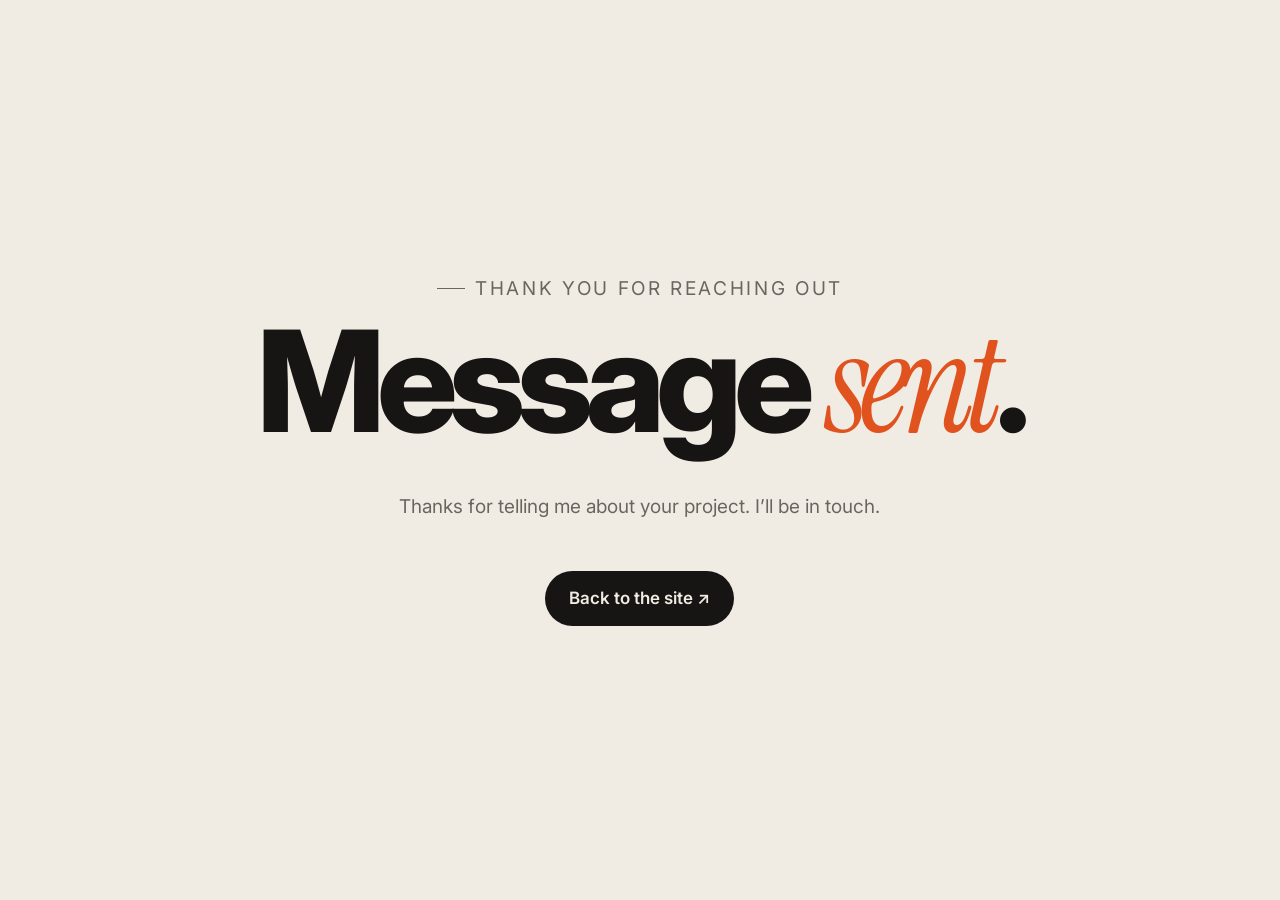
<file: thanks.html>
<!doctype html>
<html lang="en"><head><meta charset="utf-8"><meta name="viewport" content="width=device-width, initial-scale=1"><meta name="robots" content="noindex, follow">
<title>Message sent | Juan Tamayo</title>
<link rel="canonical" href="https://tamayo.co/thanks.html">
<link rel="alternate" hreflang="en" href="https://tamayo.co/thanks.html">
<link rel="alternate" hreflang="es" href="https://tamayo.co/es/gracias.html">
<link rel="icon" href="assets/favicon.png" type="image/png">
<script>try{var t=localStorage.getItem("theme");if(t)document.documentElement.dataset.theme=t}catch(e){}</script>
<link rel="preconnect" href="https://fonts.googleapis.com"><link rel="preconnect" href="https://fonts.gstatic.com" crossorigin>
<link href="https://fonts.googleapis.com/css2?family=Instrument+Serif:ital@0;1&family=Inter:wght@400;500;600;800&display=swap" rel="stylesheet">
<link rel="stylesheet" href="/assets/style.css"></head>
<body><main class="contact wrap" style="min-height:100svh;display:grid;place-content:center;padding:60px 0">
<p class="eyebrow">Thank you for reaching out</p><h1 class="huge">Message <em>sent</em>.</h1>
<p>Thanks for telling me about your project. I’ll be in touch.</p>
<div class="contact-links"><a class="btn" href="/">Back to the site ↗</a></div></main></body></html>
</file>
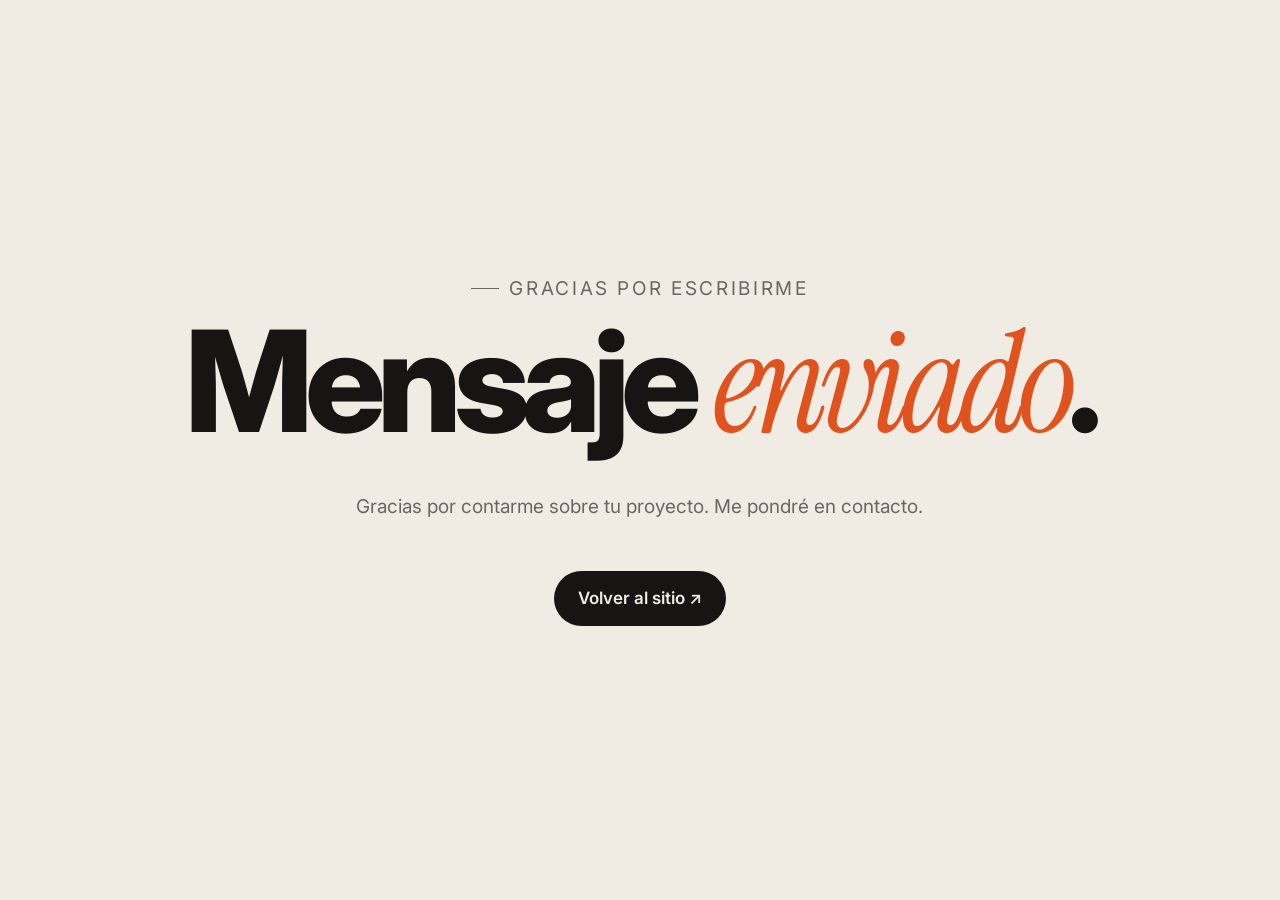
<file: es/gracias.html>
<!doctype html>
<html lang="es"><head><meta charset="utf-8"><meta name="viewport" content="width=device-width, initial-scale=1"><meta name="robots" content="noindex, follow">
<title>Mensaje enviado | Juan Tamayo</title>
<link rel="canonical" href="https://tamayo.co/es/gracias.html">
<link rel="alternate" hreflang="en" href="https://tamayo.co/thanks.html">
<link rel="alternate" hreflang="es" href="https://tamayo.co/es/gracias.html">
<link rel="icon" href="/assets/favicon.png" type="image/png">
<script>try{var t=localStorage.getItem("theme");if(t)document.documentElement.dataset.theme=t}catch(e){}</script>
<link rel="preconnect" href="https://fonts.googleapis.com"><link rel="preconnect" href="https://fonts.gstatic.com" crossorigin>
<link href="https://fonts.googleapis.com/css2?family=Instrument+Serif:ital@0;1&family=Inter:wght@400;500;600;800&display=swap" rel="stylesheet">
<link rel="stylesheet" href="/assets/style.css"></head>
<body><main class="contact wrap" style="min-height:100svh;display:grid;place-content:center;padding:60px 0">
<p class="eyebrow">Gracias por escribirme</p><h1 class="huge">Mensaje <em>enviado</em>.</h1>
<p>Gracias por contarme sobre tu proyecto. Me pondré en contacto.</p>
<div class="contact-links"><a class="btn" href="/es/">Volver al sitio ↗</a></div></main></body></html>
</file>
<file: assets/style.css>
:root{--bg:#f1ece3;--ink:#161514;--mute:#6b6560;--acc:#e0531f;--card:#fbf8f3;--line:#ddd5c8;--alt:#e8e0d3;--sec:#161514;--sec-ink:#f1ece3;--sec-card:#201e1c;--sec-line:#33302d;--sec-mute:#b5ada3;--glow:#f6a57d;color-scheme:light;--serif:"Instrument Serif",Georgia,serif;--sans:Inter,system-ui,sans-serif}
*{box-sizing:border-box}html{scroll-behavior:smooth;overflow-x:clip}
body{margin:0;overflow-x:clip;background:var(--bg);color:var(--ink);font:400 17px/1.6 var(--sans);-webkit-font-smoothing:antialiased;overflow-x:hidden}
img{max-width:100%;display:block}a{color:inherit}
em{font-family:var(--serif);font-style:italic;font-weight:400;color:#6a6a6a}
.skip{position:absolute;left:-999px;top:8px;background:var(--ink);color:#fff;padding:8px 14px;border-radius:8px;z-index:99}.skip:focus{left:8px}
:focus-visible{outline:3px solid var(--acc);outline-offset:3px;border-radius:6px}
.wrap{width:min(1180px,92vw);margin-inline:auto}
.eyebrow{font-size:13px;letter-spacing:.14em;text-transform:uppercase;color:var(--mute);margin:0 0 14px;display:flex;align-items:center;gap:10px}
.eyebrow::before{content:"";width:28px;height:1px;background:currentColor}
/* dock */
.dock{position:fixed;left:50%;bottom:20px;transform:translateX(-50%);z-index:50;display:flex;align-items:center;gap:4px;padding:8px;background:rgba(22,21,20,.88);backdrop-filter:blur(14px);-webkit-backdrop-filter:blur(14px);border-radius:20px;box-shadow:0 12px 40px rgba(0,0,0,.25);animation:dockin .8s .9s both cubic-bezier(.2,.8,.2,1)}
@keyframes dockin{from{opacity:0;transform:translate(-50%,40px)}}
.dock a{display:grid;place-items:center;height:44px;min-width:44px;border-radius:13px;color:#f2f2f0;text-decoration:none;position:relative;transition:transform .25s cubic-bezier(.2,.8,.2,1),background .2s}
.dock a svg{width:20px;height:20px;fill:none;stroke:currentColor;stroke-width:1.8;stroke-linejoin:round;stroke-linecap:round}
.dock a span{position:absolute;bottom:56px;background:var(--ink);color:#fff;font-size:12px;padding:4px 9px;border-radius:7px;white-space:nowrap;opacity:0;transform:translateY(6px);pointer-events:none;transition:.2s}
.dock a:hover,.dock a:focus-visible{background:rgba(255,255,255,.12);transform:translateY(-6px) scale(1.12)}
.dock a:hover span,.dock a:focus-visible span{opacity:1;transform:none}
.dock a.active{background:rgba(255,255,255,.14)}
.dock-logo{font-weight:800;font-size:15px;background:#fff!important;color:#000!important}
.dock-cta{padding:0 16px;font-weight:600;font-size:14px;background:#f2f2f0!important;color:var(--ink)!important}
.sep{width:1px;height:26px;background:rgba(255,255,255,.18);margin:0 4px}
/* hero */
.hero{position:relative;min-height:100svh;display:grid;grid-template-columns:1fr 1fr;grid-template-rows:auto 1fr auto;padding:28px 4vw 0;overflow:hidden;isolation:isolate}
.hero::before{content:"";position:absolute;inset:auto 50% 0 auto;width:62vmin;height:62vmin;transform:translate(50%,8%);background:radial-gradient(circle,#d6d6d6 0,#bdbdbd 45%,transparent 70%);border-radius:50%;z-index:-2;opacity:.55;filter:blur(8px)}
.hero-top{grid-column:1/-1;grid-row:1;z-index:2;display:flex;justify-content:space-between;font-size:14px;color:var(--mute)}
.badge{display:inline-flex;align-items:center;gap:8px;background:var(--card);border:1px solid var(--line);padding:6px 14px;border-radius:99px;margin:0;color:var(--ink)}
.dot{width:8px;height:8px;border-radius:50%;background:#111;box-shadow:0 0 0 0 rgba(0,0,0,.4);animation:pulse 2s infinite}
@keyframes pulse{70%{box-shadow:0 0 0 9px rgba(0,0,0,0)}100%{box-shadow:0 0 0 0 rgba(0,0,0,0)}}
.loc{margin:0;align-self:center}
.hero-title{grid-column:1/-1;grid-row:2;align-self:center;margin:0;font:800 clamp(88px,19vw,300px)/.82 var(--sans);letter-spacing:-.065em;text-align:center;z-index:-1;text-transform:uppercase;color:var(--ink)}
.hero-title .line{display:block;overflow:hidden}
.hero-title .line span{display:inline-block;transform:translateY(105%);animation:rise 1.1s cubic-bezier(.2,.8,.2,1) forwards}
.hero-title .line:nth-child(2) span{animation-delay:.12s;font-family:var(--serif);font-style:italic;font-weight:400;letter-spacing:-.03em;text-transform:none;color:transparent;-webkit-text-stroke:2px var(--ink)}
@keyframes rise{to{transform:none}}
.hero-photo{grid-column:1/-1;grid-row:1/4;align-self:end;justify-self:center;margin:0;width:min(50vw,720px);pointer-events:none;animation:photo 1.4s .25s cubic-bezier(.2,.8,.2,1) both;will-change:transform}
.hero-photo img{width:100%;height:auto;-webkit-mask-image:linear-gradient(#000 82%,transparent);mask-image:linear-gradient(#000 82%,transparent);}
@keyframes photo{from{opacity:0;transform:translateY(60px) scale(.96)}}
.hero-side{grid-row:3;padding-bottom:110px;max-width:300px;z-index:2}
.hero-side.left{grid-column:1}.hero-side.right{grid-column:2;justify-self:end;display:flex;flex-direction:column;align-items:flex-end;gap:12px}
.hero-side p{margin:0;color:var(--mute);font-size:15.5px}.hero-side .kicker{color:var(--ink);font-weight:600;margin-bottom:6px;font-size:16px}
.in{animation:fade .9s .7s both}@keyframes fade{from{opacity:0;transform:translateY(16px)}}
.btn{display:inline-flex;gap:8px;align-items:center;background:var(--ink);color:#fff;text-decoration:none;padding:14px 24px;border-radius:99px;font-weight:600;transition:transform .2s,background .2s}
.btn:hover{background:#444;transform:translateY(-2px)}
.link{font-weight:600;text-decoration:none;border-bottom:1.5px solid currentColor;padding-bottom:1px}.link:hover{color:var(--acc)}
.pill{padding:13px 20px;border:1.5px solid var(--ink);border-radius:99px;text-decoration:none;font-weight:600;transition:.2s}.pill:hover{background:var(--ink);color:#fff}
/* marquee */
.marquee{background:var(--ink);color:var(--bg);overflow:hidden;padding:20px 0;transform:rotate(-1.2deg);margin:-10px 0 0;width:104%;margin-left:-2%;position:relative;z-index:3}
.track{display:flex;gap:34px;width:max-content;animation:scroll 28s linear infinite;font:400 clamp(28px,4vw,46px)/1 var(--serif);font-style:italic}
.track i{color:#777;font-style:normal}
@keyframes scroll{to{transform:translateX(-50%)}}
section{padding:120px 0}
.statement{font:500 clamp(30px,4.2vw,56px)/1.12 var(--sans);letter-spacing:-.03em;margin:0 0 60px;max-width:1000px}
.statement em{font-size:1.08em}
.about-grid{display:grid;grid-template-columns:1fr 1.3fr;gap:60px;align-items:start}
.about-grid>p{color:var(--mute);font-size:18px;margin:0}
.stats{list-style:none;margin:0;padding:0;display:grid;grid-template-columns:1fr 1fr;gap:16px}
.stats li{background:var(--card);border:1px solid var(--line);border-radius:22px;padding:26px}
.stats strong{font:800 clamp(44px,5vw,66px)/1 var(--sans);letter-spacing:-.05em;display:inline-block}
.stats span{display:block;color:var(--mute);font-size:15px;margin-top:6px}
.skills{padding-top:0}
.skill-grid{display:grid;grid-template-columns:repeat(4,1fr);gap:16px}
.card{background:var(--card);border:1px solid var(--line);border-radius:22px;padding:26px;transition:transform .3s,box-shadow .3s}
.card:hover{transform:translateY(-4px);box-shadow:0 18px 40px rgba(0,0,0,.07)}
.card h3{margin:0 0 8px;font-size:19px}.card p{margin:0;color:var(--mute);font-size:15px}
.big{font:800 clamp(48px,8vw,110px)/.95 var(--sans);letter-spacing:-.055em;margin:0 0 50px}
.big em{letter-spacing:-.02em}
.work{background:var(--ink);color:var(--bg)}
.work .eyebrow{color:#9a9a9a}
.projects{display:grid;grid-template-columns:repeat(2,1fr);gap:18px}
.project{display:grid;grid-template-columns:auto 1fr;gap:22px;background:#161616;border:1px solid #2c2c2c;border-radius:26px;padding:34px;transition:transform .35s,border-color .35s}
.project:hover{transform:translateY(-6px);border-color:#fff}
.project.feature{grid-column:1/-1;grid-template-columns:auto 1fr auto;background:linear-gradient(135deg,#1d1d1d,#111)}
.p-num{font:400 46px/1 var(--serif);font-style:italic;color:#fff}
.project h3{font-size:32px;margin:4px 0 10px;letter-spacing:-.03em}
.project p{color:#b5b5b5;margin:0 0 14px}.project .tag{font-size:12.5px;letter-spacing:.12em;text-transform:uppercase;color:#8a8a8a;margin:0}
.project .link{color:var(--bg)}.project .link:hover{color:var(--acc)}
.p-metric{align-self:center;text-align:right}.p-metric strong{font:800 clamp(60px,8vw,110px)/1 var(--sans);letter-spacing:-.06em;color:#fff;display:block}.p-metric span{color:#9a9a9a}
.timeline{list-style:none;margin:0;padding:0;border-top:1px solid var(--line)}
.timeline li{display:grid;grid-template-columns:200px 1fr;gap:30px;padding:30px 0;border-bottom:1px solid var(--line);transition:padding .3s}
.timeline li:hover{padding-left:12px}
.timeline time{font:400 26px/1.2 var(--serif);font-style:italic;color:var(--mute)}
.timeline h3{margin:0 0 6px;font-size:21px}.timeline p{margin:0;color:var(--mute)}
.ai{background:#e4e4e2}
.steps{display:grid;grid-template-columns:repeat(4,1fr);gap:16px}
.step{background:var(--card);border-radius:22px;padding:26px;border:1px solid var(--line)}
.step span{display:grid;place-items:center;width:40px;height:40px;border-radius:50%;background:#0d0d0d;color:#fff;font-weight:700;margin-bottom:16px}
.step h3{margin:0 0 6px}.step p{margin:0;color:var(--mute);font-size:15px}
.contact{text-align:center;padding-bottom:150px}
.contact .eyebrow{justify-content:center}
.huge{font:800 clamp(56px,11vw,170px)/.9 var(--sans);letter-spacing:-.06em;margin:0 0 24px}
.contact>p{color:var(--mute);font-size:19px}
.contact-links{display:flex;flex-wrap:wrap;gap:12px;justify-content:center;margin-top:30px}
.foot{display:flex;justify-content:space-between;color:var(--mute);font-size:14px;padding:26px 0 110px;border-top:1px solid var(--line)}
/* reveal */
.js .reveal{opacity:0;transform:translateY(40px);transition:opacity .9s cubic-bezier(.2,.8,.2,1),transform .9s cubic-bezier(.2,.8,.2,1)}
.js .reveal.seen{opacity:1;transform:none}
@media (max-width:900px){
 .hero{grid-template-columns:1fr;grid-template-rows:auto auto auto auto auto;padding-top:20px;min-height:0}
 .hero-title{grid-row:2;align-self:start;margin-top:6vh;font-size:clamp(70px,22vw,140px)}
 .hero-photo{grid-row:3;width:min(88vw,460px);margin-top:-2vw}
 .hero-side{grid-column:1!important;max-width:none;padding-bottom:0;justify-self:stretch!important;align-items:flex-start!important}
 .hero-side.left{grid-row:4;background:var(--card);border:1px solid var(--line);border-radius:20px;padding:18px;margin-top:-30px;position:relative}
 .hero-side.right{grid-row:5;flex-direction:row;align-items:center!important;gap:20px;padding:18px 0 40px}
 .hero::before{width:100vw;height:100vw}
 .about-grid,.projects{grid-template-columns:1fr}
 .skill-grid,.steps{grid-template-columns:1fr 1fr}
 .project.feature{grid-template-columns:auto 1fr}.p-metric{grid-column:2;text-align:left}
 .timeline li{grid-template-columns:1fr;gap:6px}
 section{padding:80px 0}
 .dock{bottom:12px;max-width:96vw}.dock a{min-width:40px;height:42px}.dock-cta{padding:0 12px}
 .hero-top .loc{display:none}
}
@media (max-width:520px){.skill-grid,.steps,.stats{grid-template-columns:1fr}.project{padding:24px;grid-template-columns:1fr}.project.feature{grid-template-columns:1fr}.p-metric{grid-column:auto}.foot{flex-direction:column;gap:6px}.dock .sep{display:none}}
@media (prefers-reduced-motion:reduce){*,*::before,*::after{animation:none!important;transition:none!important}.hero-title .line span{transform:none}.js .reveal{opacity:1;transform:none}html{scroll-behavior:auto}}

#net{position:absolute;inset:0;width:100%;height:100%;z-index:-3;opacity:.55}
.hero-photo{position:relative}
#portrait{position:absolute;inset:0;width:100%;height:100%;-webkit-mask-image:linear-gradient(#000 82%,transparent);mask-image:linear-gradient(#000 82%,transparent)}
.gl #portrait-img{visibility:hidden}
.hero-photo img{filter:contrast(1.02)}
.term{background:#0b0b0b;color:#e6e6e6;border-radius:20px;overflow:hidden;margin:0 0 22px;border:1px solid #222;box-shadow:0 30px 60px rgba(0,0,0,.18)}
.term-bar{display:flex;gap:7px;align-items:center;padding:12px 16px;background:#161616;border-bottom:1px solid #222}
.term-bar span{width:11px;height:11px;border-radius:50%;background:#444}.term-bar b{margin-left:10px;font:500 12px var(--sans);color:#888}
.term pre{margin:0;padding:22px 24px;min-height:330px;font:13.5px/1.65 ui-monospace,SFMono-Regular,Menlo,Consolas,monospace;white-space:pre-wrap}
.term .p{color:#fff;font-weight:700}.term .a{color:#bdbdbd}.term .add{color:#fff;background:#1f1f1f}.term .del{color:#777;text-decoration:line-through}.term .ok{color:#fff;background:#333;padding:0 6px;border-radius:4px}
.term .cur{display:inline-block;width:8px;height:1.1em;background:#fff;vertical-align:-3px;animation:blink 1s steps(1) infinite}
@keyframes blink{50%{opacity:0}}
.toolkit{display:grid;grid-template-columns:repeat(4,1fr);gap:16px;margin-bottom:22px}
.tool{background:#0d0d0d;color:#eee;border-radius:22px;padding:26px;position:relative;overflow:hidden}
.tool::after{content:"";position:absolute;inset:-1px;background:linear-gradient(120deg,transparent 30%,rgba(255,255,255,.14) 50%,transparent 70%);transform:translateX(-100%);transition:transform .8s}
.tool:hover::after{transform:translateX(100%)}
.tool-ic{width:44px;height:44px;border:1px solid #444;border-radius:12px;display:grid;place-items:center;font-size:20px;margin-bottom:16px}
.tool h3{margin:0 0 6px}.tool p{margin:0;color:#a5a5a5;font-size:15px}
@media (max-width:900px){.toolkit{grid-template-columns:1fr 1fr}.term pre{font-size:12px;min-height:380px;padding:16px}}
@media (max-width:520px){.toolkit{grid-template-columns:1fr}}

/* ===== theme: color accents + dark mode (portrait stays B&W) ===== */
[data-theme=dark]{--bg:#0e0e10;--ink:#f1ece3;--mute:#a19a92;--acc:#ff6a33;--card:#17171a;--line:#2a2a2e;--alt:#131316;--sec:#17171a;--sec-ink:#f1ece3;--sec-card:#1f1f23;--sec-line:#303035;--sec-mute:#b0a99f;--glow:#ff6a33;color-scheme:dark}
@media (prefers-color-scheme:dark){:root:not([data-theme=light]){--bg:#0e0e10;--ink:#f1ece3;--mute:#a19a92;--acc:#ff6a33;--card:#17171a;--line:#2a2a2e;--alt:#131316;--sec:#17171a;--sec-ink:#f1ece3;--sec-card:#1f1f23;--sec-line:#303035;--sec-mute:#b0a99f;--glow:#ff6a33;color-scheme:dark}}
body{transition:background .4s,color .4s}
em{color:var(--acc)}
.hero::before{background:radial-gradient(circle,var(--glow) 0,color-mix(in srgb,var(--acc) 70%,transparent) 42%,transparent 70%);opacity:.5}
.hero-title .line:nth-child(2) span{color:var(--acc);-webkit-text-stroke:0}
.dot{background:#22a35a}
.btn{background:var(--ink);color:var(--bg)}.btn:hover{background:var(--acc);color:#fff}
.pill:hover{background:var(--ink);color:var(--bg)}
.marquee{background:var(--ink);color:var(--bg)}.track i{color:var(--acc)}
.work{background:var(--sec);color:var(--sec-ink)}
.project{background:var(--sec-card);border-color:var(--sec-line)}
.project.feature{background:linear-gradient(135deg,color-mix(in srgb,var(--acc) 18%,var(--sec-card)),var(--sec-card))}
.project p{color:var(--sec-mute)}.project .link{color:var(--sec-ink)}
.project:hover{border-color:var(--acc)}
.p-num{color:var(--acc)}.p-metric strong{color:var(--acc)}
.timeline time{color:var(--acc)}
.ai{background:var(--alt)}
.step span{background:var(--acc)}
.tool{background:var(--sec);border:1px solid var(--sec-line)}.tool-ic{color:var(--acc);border-color:var(--sec-line)}
.term{border-color:var(--sec-line)}.term .p{color:var(--acc)}.term .ok{background:#1f5f3a}
.term .add{color:#9be3b4;background:#12291b}.term .del{color:#e79a9a}
[data-theme=dark] .dock{background:rgba(30,30,34,.85);border:1px solid #333}
.dock-logo{background:var(--acc)!important;color:#fff!important}
.dock button{all:unset;display:grid;place-items:center;height:44px;min-width:44px;border-radius:13px;color:#f1ece3;cursor:pointer;position:relative;transition:transform .25s,background .2s}
.dock button:hover,.dock button:focus-visible{background:rgba(255,255,255,.12);transform:translateY(-6px) scale(1.12)}
.dock button svg{width:20px;height:20px;fill:none;stroke:currentColor;stroke-width:1.8;stroke-linecap:round;stroke-linejoin:round}
.dock button .moon{display:none}[data-mode=dark] .dock button .sun{display:none}[data-mode=dark] .dock button .moon{display:block}
.hero-photo img,#portrait{filter:none}
.dock-cta{color:#161514!important;background:#f1ece3!important}
@media (max-width:520px){.dock{gap:2px;padding:6px}.dock a,.dock button{min-width:36px;height:40px}.dock-cta{padding:0 10px;font-size:13px}.dock a svg,.dock button svg{width:18px;height:18px}}

.contact-form{max-width:720px;margin:36px auto 0;text-align:left;background:var(--card);border:1px solid var(--line);border-radius:26px;padding:30px;display:grid;gap:18px}
.form-row{display:grid;grid-template-columns:1fr 1fr;gap:18px}
.form-field{display:grid;gap:7px}
.form-field label{font-weight:600;font-size:14px}
.form-field input,.form-field textarea{font:inherit;color:var(--ink);background:var(--bg);border:1.5px solid var(--line);border-radius:14px;padding:13px 15px;transition:border-color .2s,box-shadow .2s}
.form-field textarea{resize:vertical;min-height:130px}
.form-field input:focus,.form-field textarea:focus{outline:none;border-color:var(--acc);box-shadow:0 0 0 4px color-mix(in srgb,var(--acc) 22%,transparent)}
.form-note{margin:0;font-size:13.5px;color:var(--mute)}
.contact-form .btn{justify-self:start;border:0;cursor:pointer;font:inherit;font-weight:600}
@media (max-width:620px){.form-row{grid-template-columns:1fr}.contact-form{padding:20px}}
.hero-photo{animation:photo 1.4s .25s cubic-bezier(.2,.8,.2,1) both}
.hero-photo .breathe{position:absolute;inset:0}
#portrait{transform-origin:50% 100%}

.dock-logo{background:transparent!important}.dock-logo img{width:28px;height:28px}
.hero-top{align-items:center}.hero-top .brand{display:block}.hero-top .brand img{width:34px;height:34px;display:block}
.hero-top{gap:14px;justify-content:flex-start}.hero-top .loc{margin-left:auto}
.foot-brand{display:inline-flex;align-items:center;gap:10px}
/* rigid layered parallax, no warp */
.hero-photo{--px:0px;--py:0px;--rot:0deg}
.hero-photo img{transform:translate3d(var(--px),var(--py),0) rotate(var(--rot));transform-origin:50% 100%;will-change:transform}
.hero::before{translate:calc(var(--gx,0px)) calc(var(--gy,0px))}
.hero-title{translate:var(--tx,0px) var(--ty,0px)}
.sweep{position:absolute;inset:0;z-index:2;pointer-events:none;transform:translate3d(var(--px),var(--py),0) rotate(var(--rot));transform-origin:50% 100%;
 background:linear-gradient(105deg,transparent 35%,rgba(255,255,255,.28) 48%,transparent 60%) no-repeat;background-size:250% 100%;background-position:150% 0;
 -webkit-mask:url(/assets/juan.webp) center/100% 100% no-repeat;mask:url(/assets/juan.webp) center/100% 100% no-repeat;mix-blend-mode:soft-light;animation:sweep 7s 2s ease-in-out infinite}
@keyframes sweep{0%,55%{background-position:150% 0}100%{background-position:-60% 0}}
@media (prefers-reduced-motion:reduce){.sweep{display:none}}

/* dock tooltips: high contrast in both themes */
.dock a>span,.dock button>.tip{position:absolute;bottom:56px;left:50%;translate:-50% 0;background:#161514;color:#f7f4ee;border:1px solid rgba(255,255,255,.18);font:600 12.5px/1 var(--sans);padding:7px 10px;border-radius:8px;white-space:nowrap;opacity:0;transform:translateY(6px);pointer-events:none;transition:.2s;box-shadow:0 6px 18px rgba(0,0,0,.25)}
[data-mode=dark] .dock a>span,[data-mode=dark] .dock button>.tip{background:#f7f4ee;color:#161514;border-color:rgba(0,0,0,.15)}
.dock a:hover>span,.dock a:focus-visible>span,.dock button:hover>.tip,.dock button:focus-visible>.tip{opacity:1;transform:none}
.dock a:hover,.dock button:hover{transform:translateY(-4px) scale(1.08)}

.more-work{margin:22px 0 0;display:flex;align-items:center;gap:16px;padding:20px 26px;border:1px dashed var(--sec-line);border-radius:22px;color:var(--sec-mute);font-size:17px;background:color-mix(in srgb,var(--sec-card) 60%,transparent)}
.more-work strong{color:var(--sec-ink)}
.more-plus{flex:none;display:grid;place-items:center;width:40px;height:40px;border-radius:50%;background:var(--acc);color:#fff;font:700 22px/1 var(--sans)}
@media (max-width:520px){.more-work{padding:16px;font-size:15.5px;align-items:flex-start}}

.hero-quote{margin:18px 0 0;padding-left:14px;border-left:2px solid var(--acc)}
.hero-quote p{font:italic 400 19px/1.35 var(--serif);color:var(--ink);margin:0;animation:quote 7s ease-in-out 1.5s infinite both}
@keyframes quote{0%{opacity:0}20%,75%{opacity:1}100%{opacity:0}}
@media (max-width:900px){.hero-quote p{font-size:18px}}
@media (prefers-reduced-motion:reduce){.hero-quote p{animation:none;opacity:1}}

/* ===== premium hero CTAs ===== */
.cta-group{display:flex;flex-direction:column;gap:12px;align-items:stretch;min-width:230px}
.cta{--mx:0px;--my:0px;position:relative;display:inline-flex;align-items:center;justify-content:space-between;gap:18px;height:58px;padding:0 8px 0 26px;border-radius:999px;font:600 16px/1 var(--sans);text-decoration:none;letter-spacing:-.01em;isolation:isolate;
 transform:translate3d(var(--mx),var(--my),0);transition:transform .35s cubic-bezier(.2,.8,.2,1),box-shadow .35s,background .3s,color .3s,border-color .3s}
.cta-icon{display:grid;place-items:center;width:42px;height:42px;border-radius:50%;overflow:hidden;transition:background .3s,color .3s}
.cta-icon svg{width:18px;height:18px;fill:none;stroke:currentColor;stroke-width:2;stroke-linecap:round;stroke-linejoin:round;transition:transform .45s cubic-bezier(.2,.8,.2,1)}
.cta-primary{background:linear-gradient(135deg,color-mix(in srgb,var(--acc) 82%,#000),var(--acc));color:#fff;box-shadow:0 10px 30px -8px color-mix(in srgb,var(--acc) 65%,transparent),inset 0 1px 0 rgba(255,255,255,.25)}
.cta-primary::before{content:"";position:absolute;inset:-2px;border-radius:inherit;z-index:-1;background:conic-gradient(from var(--a,0deg),transparent 0 70%,rgba(255,255,255,.7) 80%,transparent 90%);opacity:0;transition:opacity .3s;-webkit-mask:linear-gradient(#000 0 0) content-box,linear-gradient(#000 0 0);-webkit-mask-composite:xor;mask-composite:exclude;padding:2px}
.cta-primary .cta-icon{background:rgba(255,255,255,.18)}
.cta-primary:hover{box-shadow:0 16px 44px -8px color-mix(in srgb,var(--acc) 80%,transparent),inset 0 1px 0 rgba(255,255,255,.3)}
.cta-primary:hover::before{opacity:1;animation:spin 2.4s linear infinite}
.cta-primary:hover .cta-icon{background:#fff;color:var(--acc)}
.cta-primary:hover .cta-icon svg{animation:slideR .55s cubic-bezier(.2,.8,.2,1)}
@property --a{syntax:"<angle>";inherits:false;initial-value:0deg}
@keyframes spin{to{--a:360deg}}
@keyframes slideR{0%{transform:none}45%{transform:translateX(150%)}46%{transform:translateX(-150%)}100%{transform:none}}
@keyframes slideD{0%{transform:none}45%{transform:translateY(150%)}46%{transform:translateY(-150%)}100%{transform:none}}
.cta-ghost{background:color-mix(in srgb,var(--card) 70%,transparent);color:var(--ink);border:1.5px solid color-mix(in srgb,var(--ink) 22%,transparent);backdrop-filter:blur(8px);-webkit-backdrop-filter:blur(8px)}
.cta-ghost .cta-icon{border:1.5px solid color-mix(in srgb,var(--ink) 18%,transparent);width:40px;height:40px}
.cta-ghost .cta-label{background:linear-gradient(currentColor,currentColor) left bottom/0 1.5px no-repeat;padding-bottom:3px;transition:background-size .4s cubic-bezier(.2,.8,.2,1)}
.cta-ghost:hover{border-color:var(--ink)}
.cta-ghost:hover .cta-label{background-size:100% 1.5px}
.cta-ghost:hover .cta-icon{background:var(--ink);color:var(--bg);border-color:var(--ink)}
.cta-ghost:hover .cta-icon svg{animation:slideD .55s cubic-bezier(.2,.8,.2,1)}
.cta:active{transform:translate3d(var(--mx),var(--my),0) scale(.97)}
.cta:focus-visible{outline:3px solid var(--acc);outline-offset:4px}
.cta-ghost:focus-visible{outline-color:var(--ink)}
.hero-side.right{gap:0}
@media (max-width:900px){.hero-side.right{width:100%}.cta-group{flex-direction:row;width:100%;min-width:0}.cta{flex:1;height:54px;font-size:15.5px;padding-left:20px}}
@media (max-width:420px){.cta{gap:8px;padding:0 6px 0 16px}.cta-icon,.cta-ghost .cta-icon{width:38px;height:38px}}
@media (prefers-reduced-motion:reduce){.cta,.cta *{transition:none!important;animation:none!important}.cta{transform:none!important}}

/* bilingual dock + origin flags */
.dock-lang{display:flex;align-items:center;gap:6px;height:44px;padding:0 10px;color:#f2f2f0;font:700 12px/1 var(--sans);letter-spacing:.08em;flex-shrink:0}
.dock-lang a{min-width:auto!important;height:auto!important;padding:4px 0;border-radius:0;display:inline;place-items:unset}
.dock-lang a:hover,.dock-lang a:focus-visible{background:transparent!important;transform:none!important;color:#ffb08a}
.dock-lang [aria-current]{color:#ffb08a}
.dock-lang-sep{opacity:.4;font-weight:400}
@media (max-width:520px){.dock-lang{padding:0 6px;font-size:11px;letter-spacing:.04em;gap:4px}}
@media (max-width:420px){.dock .dock-logo,.dock .sep{display:none}.dock-cta{padding:0 8px;font-size:12px}}

.origins{all:unset;position:relative;display:inline-flex;align-items:center;cursor:help;padding:5px 6px;border-radius:8px;z-index:4}
.origins:hover,.origins:focus-visible,.origins[aria-expanded=true]{background:color-mix(in srgb,var(--ink) 6%,transparent)}
.origins:focus-visible{outline:3px solid var(--acc);outline-offset:3px}
.origins-flags{display:flex;align-items:center;gap:5px}
.origins .flag{display:block;width:22px;height:12px;border-radius:2px;overflow:hidden;box-shadow:0 0 0 1px color-mix(in srgb,var(--ink) 14%,transparent)}
.origins .flag-emoji{display:none;font-size:14px;line-height:1;letter-spacing:2px}
.origins-flags:not(:has(svg)) .flag-emoji{display:inline}
.origins-tip{position:absolute;top:calc(100% + 10px);right:0;background:#161514;color:#f7f4ee;border:1px solid rgba(255,255,255,.18);font:600 12.5px/1 var(--sans);padding:8px 11px;border-radius:8px;white-space:nowrap;opacity:0;transform:translateY(6px);pointer-events:none;transition:.2s;box-shadow:0 8px 22px rgba(0,0,0,.22);z-index:6}
[data-mode=dark] .origins-tip{background:#f7f4ee;color:#161514;border-color:rgba(0,0,0,.15)}
.origins:hover .origins-tip,.origins:focus-visible .origins-tip,.origins[aria-expanded=true] .origins-tip{opacity:1;transform:none}
@media (max-width:900px){.origins{margin-left:auto}}
</file>
